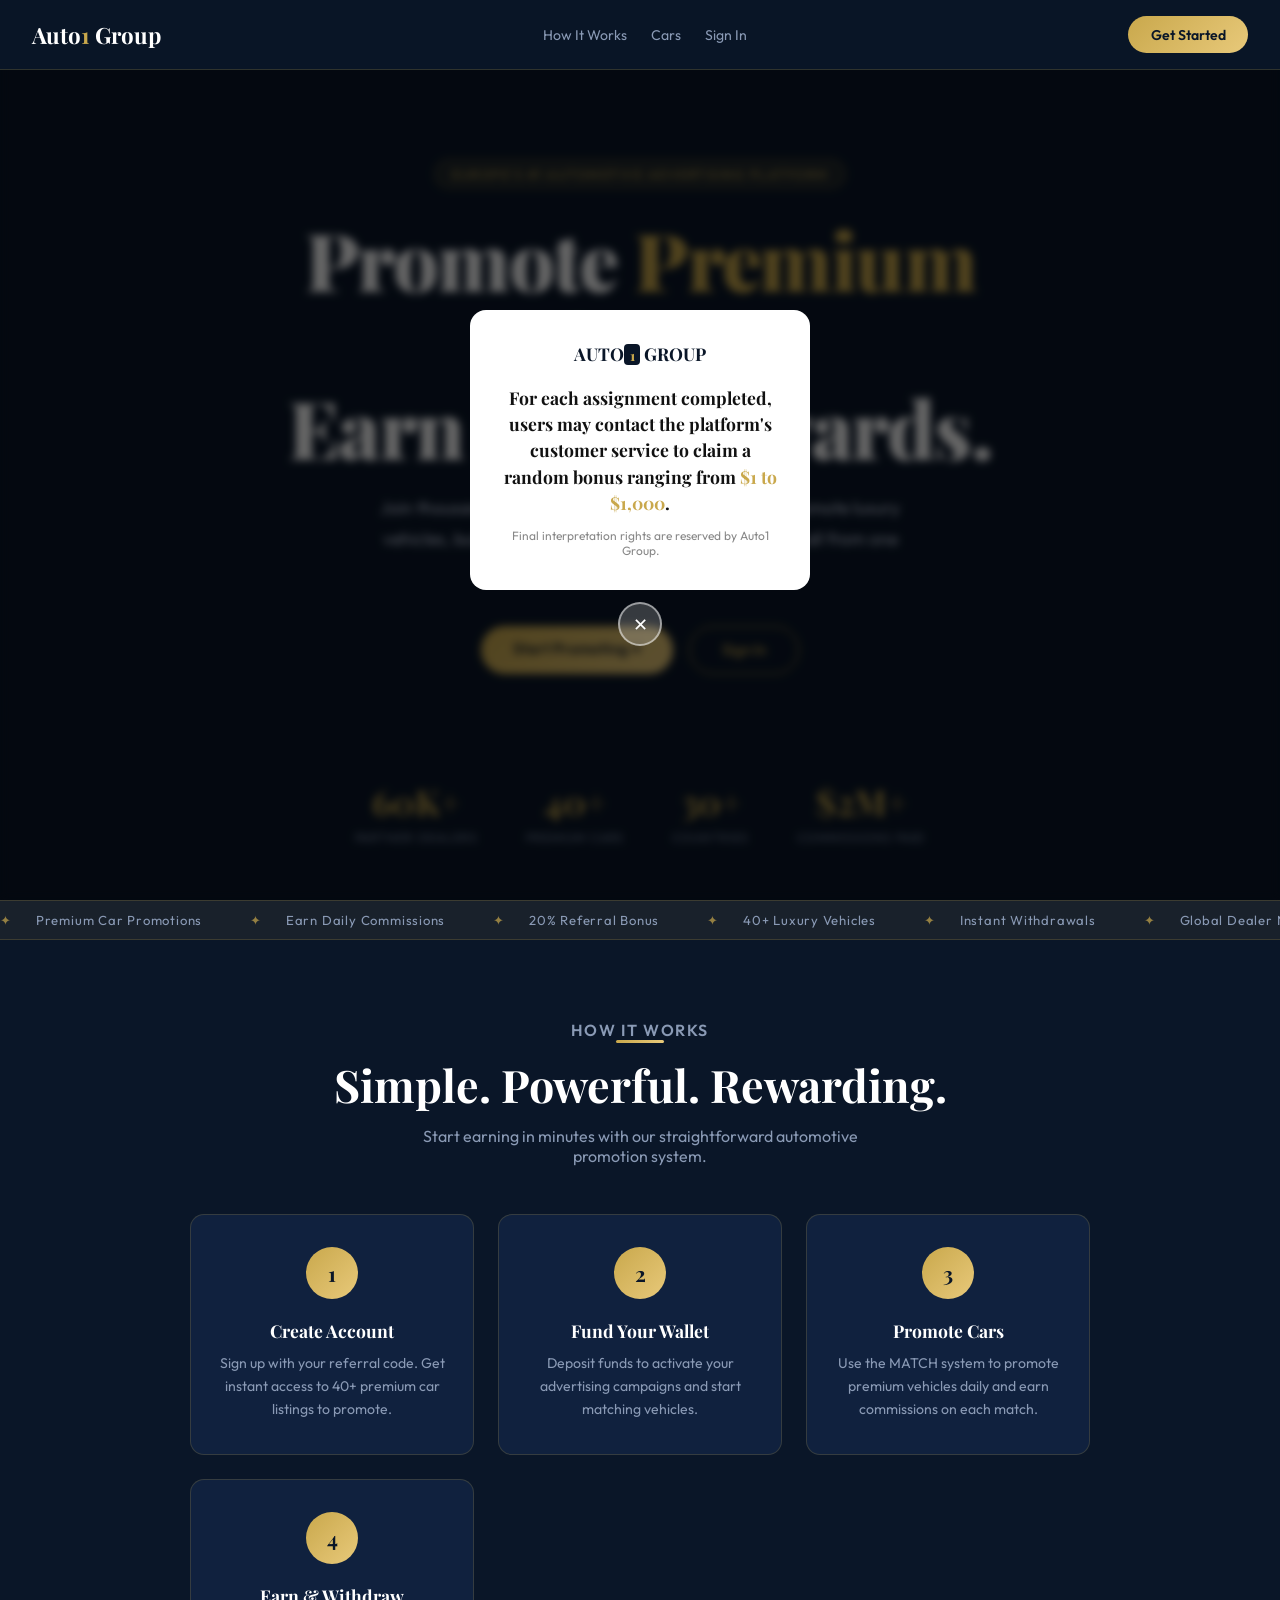
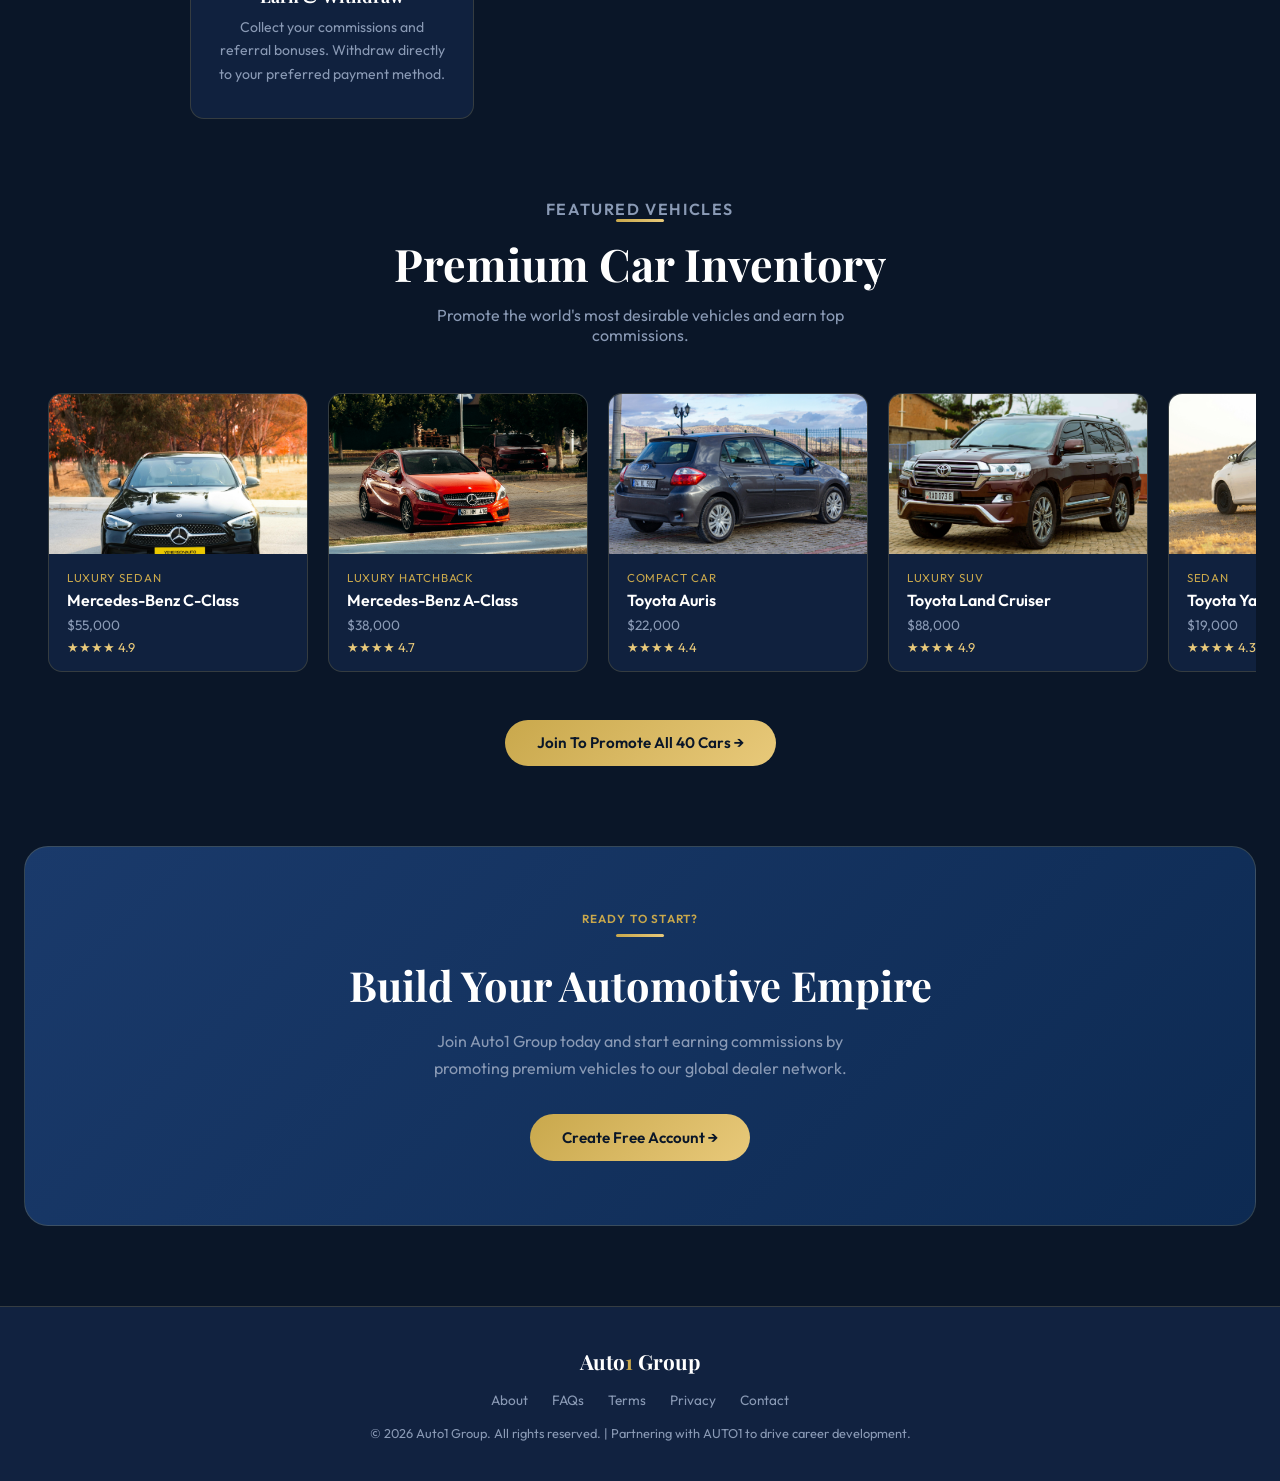
<file: index.html>
<!DOCTYPE html>
<html lang="en">
<head>
<meta charset="UTF-8">
<link rel="icon" type="image/svg+xml" href="favicon.svg">
<meta name="viewport" content="width=device-width, initial-scale=1.0">
<title>Auto1 Group — Premium Automotive Advertising Platform</title>
<link rel="stylesheet" href="css/style.css">
<style>
.hero{position:relative;min-height:100vh;display:flex;align-items:center;overflow:hidden;padding-top:80px;}
.hero-bg{position:absolute;inset:0;background:url('https://images.unsplash.com/photo-1532938911079-1b06ac7ceec7?w=1600&q=80') center/cover no-repeat;opacity:.35;}
.hero-overlay{position:absolute;inset:0;background:linear-gradient(135deg,rgba(10,22,40,.97) 0%,rgba(10,22,40,.6) 100%);}

/* Bonus Popup */
.bonus-popup-overlay{position:fixed;inset:0;z-index:500;background:rgba(0,0,0,.6);backdrop-filter:blur(4px);display:flex;align-items:center;justify-content:center;padding:1.5rem;}
.bonus-popup{background:white;border-radius:16px;padding:2rem 1.75rem;max-width:340px;width:100%;text-align:center;position:relative;}
.bonus-popup-logo{display:flex;align-items:center;gap:.5rem;justify-content:center;margin-bottom:1.25rem;}
.bonus-popup-logo-text{font-family:'Playfair Display',serif;font-size:1.1rem;font-weight:700;color:#0a1628;}
.bonus-popup-logo-badge{background:#0a1628;color:#c9a84c;font-weight:800;font-size:.9rem;padding:.1rem .4rem;border-radius:4px;}
.bonus-popup h3{font-size:1.1rem;font-weight:700;color:#111;line-height:1.5;margin-bottom:.5rem;}
.bonus-popup h3 span{color:#c9a84c;}
.bonus-popup-note{font-size:.75rem;color:#888;margin-top:.75rem;}
.bonus-popup-close{position:absolute;bottom:-3.5rem;left:50%;transform:translateX(-50%);width:44px;height:44px;border-radius:50%;background:rgba(255,255,255,.2);border:2px solid rgba(255,255,255,.5);display:flex;align-items:center;justify-content:center;cursor:pointer;color:white;font-size:1.1rem;}
.hero-content{position:relative;z-index:1;padding:4rem 2rem;max-width:780px;margin:0 auto;text-align:center;}
.hero-tag{display:inline-block;background:rgba(201,168,76,.12);border:1px solid rgba(201,168,76,.35);color:var(--gold);font-size:.78rem;letter-spacing:.12em;text-transform:uppercase;padding:.4rem 1.1rem;border-radius:50px;margin-bottom:1.75rem;}
.hero h1{font-size:clamp(2.5rem,7vw,5rem);font-weight:900;line-height:1.05;letter-spacing:-.02em;margin-bottom:1.5rem;}
.hero h1 em{font-style:normal;color:var(--gold);}
.hero p{font-size:1.1rem;color:var(--text-light);max-width:550px;margin:0 auto 2.5rem;line-height:1.75;}
.hero-actions{display:flex;gap:1rem;justify-content:center;flex-wrap:wrap;}
.hero-stats{position:relative;z-index:1;display:flex;justify-content:center;gap:3rem;padding:2.5rem 2rem;flex-wrap:wrap;}
.hero-stat{text-align:center;}
.hero-stat-num{font-family:'Playfair Display',serif;font-size:2.2rem;font-weight:700;color:var(--gold);}
.hero-stat-label{font-size:.75rem;color:var(--text-muted);text-transform:uppercase;letter-spacing:.08em;margin-top:.3rem;}

.ticker{background:rgba(201,168,76,.08);border-top:1px solid var(--border);border-bottom:1px solid var(--border);overflow:hidden;padding:.7rem 0;}
.ticker-inner{display:flex;gap:3rem;white-space:nowrap;animation:tick 35s linear infinite;font-size:.82rem;color:var(--text-muted);letter-spacing:.06em;}
.ticker-inner span::before{content:'✦';margin-right:1.5rem;color:var(--gold);opacity:.7;}
@keyframes tick{from{transform:translateX(0);}to{transform:translateX(-50%);}}

.section{padding:5rem 1.5rem;}
.section-header{text-align:center;margin-bottom:3rem;}
.section-header h2{font-size:clamp(1.9rem,4vw,2.8rem);font-weight:700;margin-bottom:.75rem;}
.section-header p{color:var(--text-muted);font-size:1rem;max-width:500px;margin:0 auto;}

.how-grid{display:grid;grid-template-columns:repeat(auto-fit,minmax(220px,1fr));gap:1.5rem;max-width:900px;margin:0 auto;}
.how-card{background:var(--card-bg);border:1px solid var(--border);border-radius:var(--radius);padding:2rem 1.5rem;text-align:center;transition:border-color .3s,transform .3s;}
.how-card:hover{border-color:var(--gold);transform:translateY(-4px);}
.how-num{width:52px;height:52px;border-radius:50%;background:linear-gradient(135deg,var(--gold),var(--gold-light));display:flex;align-items:center;justify-content:center;font-family:'Playfair Display',serif;font-weight:700;font-size:1.3rem;color:var(--navy);margin:0 auto 1.25rem;}
.how-card h3{font-size:1.1rem;margin-bottom:.6rem;}
.how-card p{font-size:.88rem;color:var(--text-muted);line-height:1.65;}

.cars-scroll{display:flex;gap:1.25rem;overflow-x:auto;padding:0 1.5rem 1rem;-webkit-overflow-scrolling:touch;scrollbar-width:none;}
.cars-scroll::-webkit-scrollbar{display:none;}
.car-card{flex-shrink:0;width:260px;background:var(--card-bg);border:1px solid var(--border);border-radius:var(--radius);overflow:hidden;transition:transform .3s;}
.car-card:hover{transform:translateY(-4px);}
.car-card img{width:100%;height:160px;object-fit:cover;display:block;}
.car-card-body{padding:1rem 1.1rem;}
.car-card-cat{font-size:.72rem;color:var(--gold);text-transform:uppercase;letter-spacing:.08em;margin-bottom:.3rem;}
.car-card-name{font-size:1rem;font-weight:600;margin-bottom:.4rem;}
.car-card-price{font-size:.85rem;color:var(--text-muted);}
.car-card-rating{font-size:.8rem;color:var(--gold-light);margin-top:.3rem;}

.cta-section{margin:0 1.5rem 5rem;background:linear-gradient(135deg,var(--navy-mid),#0d2a52);border:1px solid var(--border);border-radius:1.5rem;padding:4rem 2rem;text-align:center;}
.cta-section h2{font-size:clamp(1.8rem,4vw,2.6rem);margin-bottom:1rem;}
.cta-section p{color:var(--text-muted);max-width:450px;margin:0 auto 2rem;line-height:1.7;}

footer{background:var(--navy-light);border-top:1px solid var(--border);padding:2.5rem 1.5rem;text-align:center;}
.footer-logo{font-family:'Playfair Display',serif;font-size:1.3rem;font-weight:700;margin-bottom:.5rem;}
.footer-logo span{color:var(--gold);}
.footer-links{display:flex;justify-content:center;gap:1.5rem;flex-wrap:wrap;margin:1rem 0;font-size:.85rem;color:var(--text-muted);}
.footer-links a:hover{color:var(--gold);}
.footer-copy{font-size:.8rem;color:var(--text-muted);}
</style>
</head>
<body>

<!-- Bonus Popup -->
<div class="bonus-popup-overlay" id="bonusPopup">
  <div class="bonus-popup">
    <div class="bonus-popup-logo">
      <span class="bonus-popup-logo-text">AUTO<span class="bonus-popup-badge" style="background:#0a1628;color:#c9a84c;font-weight:800;padding:.1rem .35rem;border-radius:4px;font-size:.85rem;">1</span> GROUP</span>
    </div>
    <h3>For each assignment completed, users may contact the platform's customer service to claim a random bonus ranging from <span>$1 to $1,000</span>.</h3>
    <p class="bonus-popup-note">Final interpretation rights are reserved by Auto1 Group.</p>
    <div class="bonus-popup-close" onclick="closeBonus()">✕</div>
  </div>
</div>

<nav class="navbar">
  <div class="nav-logo">Auto<span>1</span> Group</div>
  <div class="nav-links" id="navLinks">
    <a href="#how">How It Works</a>
    <a href="#cars">Cars</a>
    <a href="signin.html">Sign In</a>
  </div>
  <div class="nav-actions">
    <a href="signup.html" class="btn-gold" style="padding:.6rem 1.4rem;font-size:.88rem;">Get Started</a>
  </div>
</nav>

<section class="hero">
  <div class="hero-bg"></div>
  <div class="hero-overlay"></div>
  <div style="width:100%;">
    <div class="hero-content">
      <span class="hero-tag">Europe's #1 Automotive Advertising Platform</span>
      <h1>Promote <em>Premium</em> Cars.<br>Earn Real Rewards.</h1>
      <p>Join thousands of automotive advertising partners. Promote luxury vehicles, build your network, and earn commissions — all from one powerful platform.</p>
      <div class="hero-actions">
        <a href="signup.html" class="btn-gold">Start Promoting →</a>
        <a href="signin.html" class="btn-outline">Sign In</a>
      </div>
    </div>
    <div class="hero-stats">
      <div class="hero-stat"><div class="hero-stat-num">60K+</div><div class="hero-stat-label">Partner Dealers</div></div>
      <div class="hero-stat"><div class="hero-stat-num">40+</div><div class="hero-stat-label">Premium Cars</div></div>
      <div class="hero-stat"><div class="hero-stat-num">30+</div><div class="hero-stat-label">Countries</div></div>
      <div class="hero-stat"><div class="hero-stat-num">$2M+</div><div class="hero-stat-label">Commissions Paid</div></div>
    </div>
  </div>
</section>

<div class="ticker">
  <div class="ticker-inner" id="ticker"></div>
</div>

<section class="section" id="how">
  <div class="section-header">
    <p class="section-label">How It Works</p>
    <div class="gold-line" style="margin:0 auto .75rem;"></div>
    <h2>Simple. Powerful. Rewarding.</h2>
    <p>Start earning in minutes with our straightforward automotive promotion system.</p>
  </div>
  <div class="how-grid">
    <div class="how-card">
      <div class="how-num">1</div>
      <h3>Create Account</h3>
      <p>Sign up with your referral code. Get instant access to 40+ premium car listings to promote.</p>
    </div>
    <div class="how-card">
      <div class="how-num">2</div>
      <h3>Fund Your Wallet</h3>
      <p>Deposit funds to activate your advertising campaigns and start matching vehicles.</p>
    </div>
    <div class="how-card">
      <div class="how-num">3</div>
      <h3>Promote Cars</h3>
      <p>Use the MATCH system to promote premium vehicles daily and earn commissions on each match.</p>
    </div>
    <div class="how-card">
      <div class="how-num">4</div>
      <h3>Earn & Withdraw</h3>
      <p>Collect your commissions and referral bonuses. Withdraw directly to your preferred payment method.</p>
    </div>
  </div>
</section>

<section class="section" id="cars" style="padding-top:0;">
  <div class="section-header">
    <p class="section-label">Featured Vehicles</p>
    <div class="gold-line" style="margin:0 auto .75rem;"></div>
    <h2>Premium Car Inventory</h2>
    <p>Promote the world's most desirable vehicles and earn top commissions.</p>
  </div>
  <div class="cars-scroll" id="carsScroll"></div>
  <div style="text-align:center;margin-top:2rem;">
    <a href="signup.html" class="btn-gold">Join To Promote All 40 Cars →</a>
  </div>
</section>

<div class="cta-section">
  <div class="section-label" style="margin-bottom:.5rem;">Ready to Start?</div>
  <div class="gold-line" style="margin:.4rem auto 1.25rem;"></div>
  <h2>Build Your Automotive Empire</h2>
  <p>Join Auto1 Group today and start earning commissions by promoting premium vehicles to our global dealer network.</p>
  <a href="signup.html" class="btn-gold">Create Free Account →</a>
</div>

<footer>
  <div class="footer-logo">Auto<span>1</span> Group</div>
  <div class="footer-links">
    <a href="#">About</a>
    <a href="#">FAQs</a>
    <a href="#">Terms</a>
    <a href="#">Privacy</a>
    <a href="#">Contact</a>
  </div>
  <div class="footer-copy">© 2026 Auto1 Group. All rights reserved. | Partnering with AUTO1 to drive career development.</div>
</footer>

<script src="js/main.js"></script>
<script>
const tickerItems = ['Premium Car Promotions','Earn Daily Commissions','20% Referral Bonus','40+ Luxury Vehicles','Instant Withdrawals','Global Dealer Network','Transparent Earnings','24/7 Platform Access'];
const t = document.getElementById('ticker');
const doubled = [...tickerItems,...tickerItems];
t.innerHTML = doubled.map(i=>`<span>${i}</span>`).join('');

// Cars scroll
const IMG_BASE = 'https://dex605.github.io/auto1groupoe/';
const cs = document.getElementById('carsScroll');
CARS.slice(0,12).forEach(c=>{
  cs.innerHTML += `<div class="car-card">
    <img src="${IMG_BASE}${c.img}" alt="${c.name}" loading="lazy">
    <div class="car-card-body">
      <div class="car-card-cat">${c.cat}</div>
      <div class="car-card-name">${c.name}</div>
      <div class="car-card-price">${c.price}</div>
      <div class="car-card-rating">${'★'.repeat(Math.floor(c.rating))} ${c.rating}</div>
    </div>
  </div>`;
});

// Bonus popup - show after 1.5 seconds
setTimeout(()=>{
  const popup = document.getElementById('bonusPopup');
  if(popup) popup.style.display='flex';
}, 1500);

function closeBonus(){
  document.getElementById('bonusPopup').style.display='none';
}

// Nav active state
const user = getUser();
if(user){
  document.querySelector('.nav-actions').innerHTML = `<a href="home.html" class="btn-gold" style="padding:.6rem 1.4rem;font-size:.88rem;">Dashboard →</a>`;
}
</script>
</body>
</html>
</file>
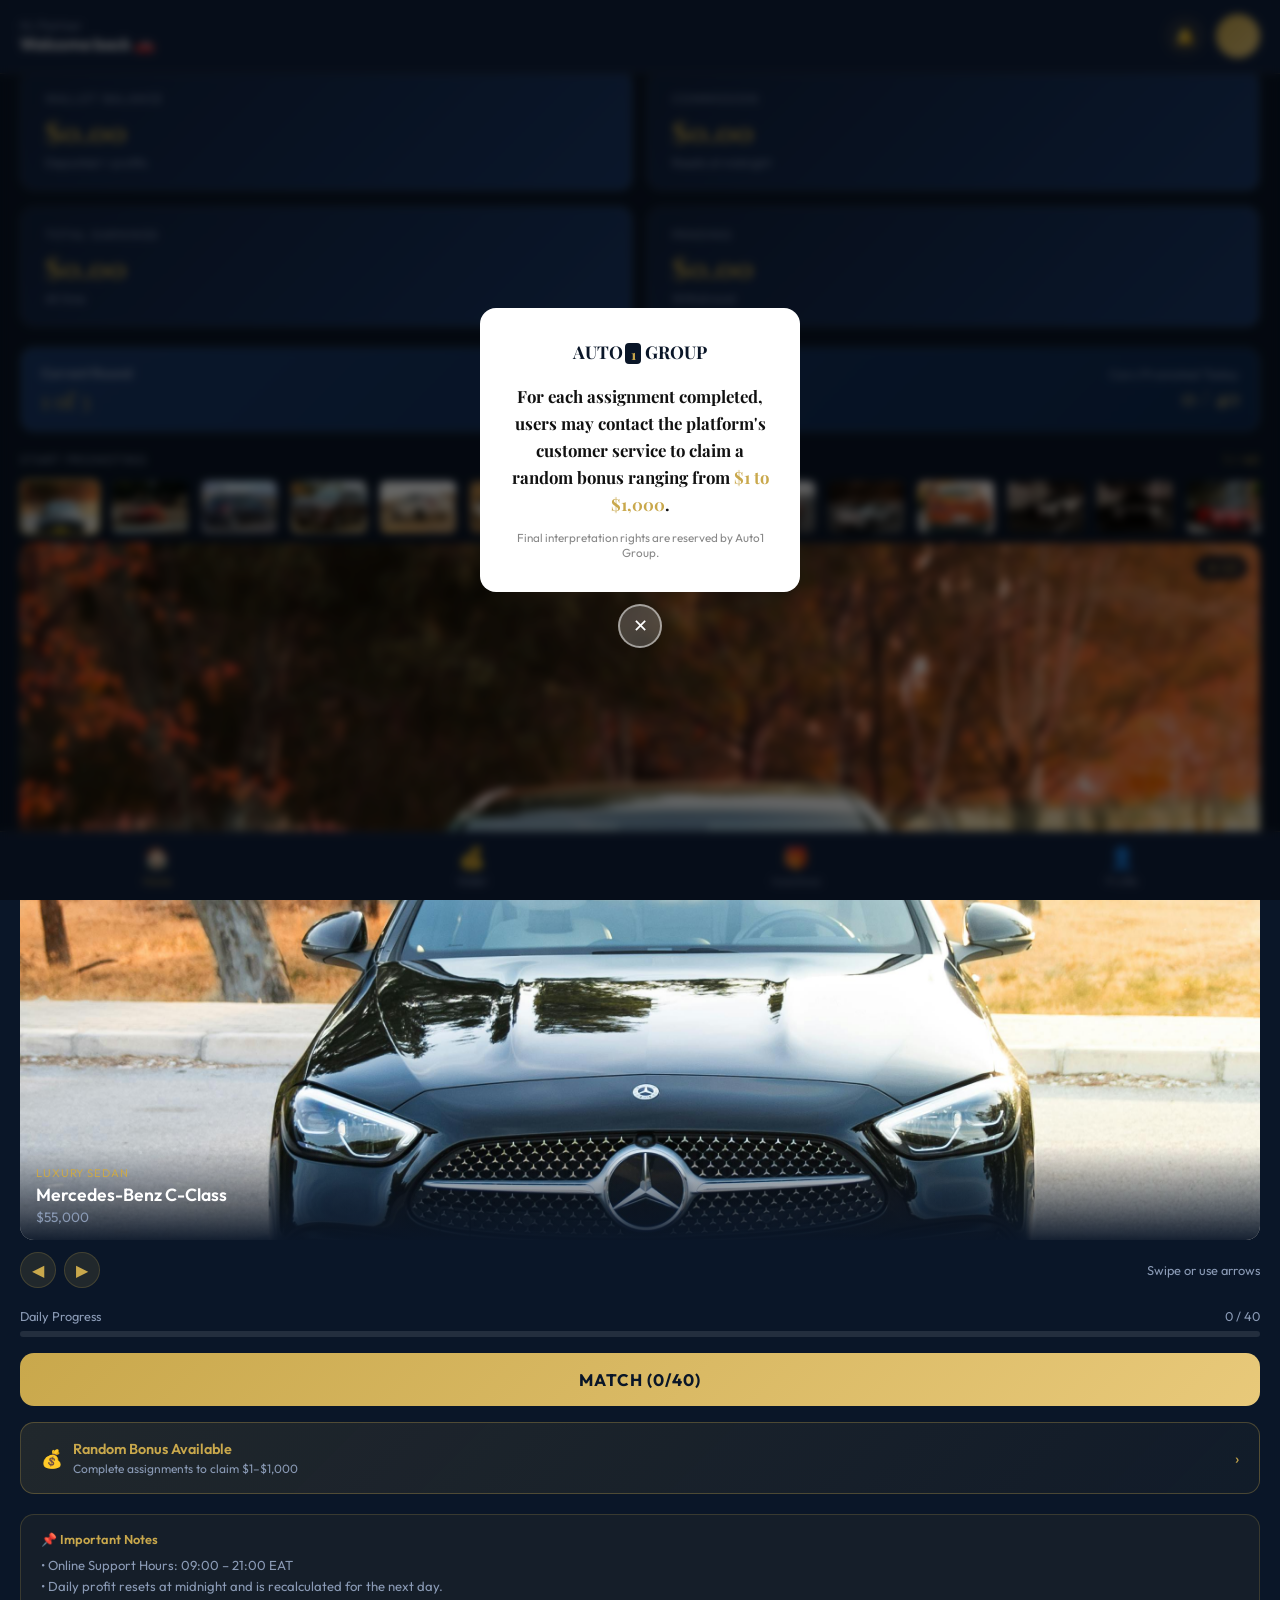
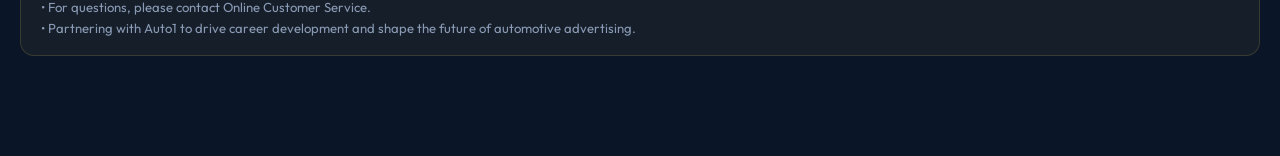
<file: home.html>
<!DOCTYPE html>
<html lang="en">
<head>
<meta charset="UTF-8">
<link rel="icon" type="image/svg+xml" href="favicon.svg">
<meta name="viewport" content="width=device-width, initial-scale=1.0">
<title>Dashboard — Auto1 Group</title>
<link rel="stylesheet" href="css/style.css">
<style>
.top-bar{position:fixed;top:0;left:0;right:0;z-index:100;display:flex;align-items:center;justify-content:space-between;padding:.9rem 1.25rem;background:var(--navy-light);border-bottom:1px solid var(--border);}
.top-bar-left{display:flex;flex-direction:column;}
.greeting{font-size:.78rem;color:var(--text-muted);}
.username{font-size:1.05rem;font-weight:600;}
.top-bar-right{display:flex;align-items:center;gap:.75rem;}
.icon-btn{width:38px;height:38px;border-radius:50%;background:rgba(201,168,76,.1);border:1px solid var(--border);display:flex;align-items:center;justify-content:center;cursor:pointer;font-size:1rem;transition:background .2s;}
.icon-btn:hover{background:rgba(201,168,76,.2);}

.pw{padding:1rem 1.25rem;}

/* Stat cards */
.stats-grid{display:grid;grid-template-columns:1fr 1fr;gap:.9rem;margin-bottom:1.25rem;}

/* Slideshow */
.slideshow-wrap{margin-bottom:1.25rem;}
.slideshow-label{font-size:.75rem;color:var(--text-muted);text-transform:uppercase;letter-spacing:.08em;margin-bottom:.75rem;display:flex;justify-content:space-between;align-items:center;}
.slide-counter{color:var(--gold);}
.thumbs{display:flex;gap:.6rem;overflow-x:auto;padding-bottom:.5rem;scrollbar-width:none;}
.thumbs::-webkit-scrollbar{display:none;}
.thumb{width:80px;height:56px;border-radius:8px;overflow:hidden;cursor:pointer;border:2px solid transparent;transition:border-color .2s;flex-shrink:0;}
.thumb.active{border-color:var(--gold);}
.thumb img{width:100%;height:100%;object-fit:cover;display:block;}
.main-slide{position:relative;border-radius:var(--radius);overflow:hidden;aspect-ratio:16/9;background:var(--navy-mid);margin-bottom:.75rem;}
.main-slide img{width:100%;height:100%;object-fit:cover;display:block;transition:opacity .4s;}
.slide-info{position:absolute;bottom:0;left:0;right:0;background:linear-gradient(transparent,rgba(10,22,40,.95));padding:1.25rem 1rem .9rem;}
.slide-cat{font-size:.7rem;color:var(--gold);text-transform:uppercase;letter-spacing:.08em;}
.slide-name{font-size:1.1rem;font-weight:600;margin:.15rem 0;}
.slide-price{font-size:.85rem;color:var(--text-muted);}
.slide-rating{position:absolute;top:.75rem;right:.75rem;background:rgba(10,22,40,.85);border:1px solid var(--border);border-radius:50px;padding:.25rem .65rem;font-size:.75rem;color:var(--gold);}
.slide-arrows{display:flex;gap:.5rem;}
.arr-btn{width:36px;height:36px;border-radius:50%;background:rgba(201,168,76,.12);border:1px solid var(--border);color:var(--gold);font-size:1rem;cursor:pointer;display:flex;align-items:center;justify-content:center;transition:background .2s;}
.arr-btn:hover{background:rgba(201,168,76,.25);}

/* Match button */
.match-btn{width:100%;padding:1rem;font-size:1.05rem;font-weight:700;letter-spacing:.06em;border-radius:14px;margin-bottom:1rem;}
.match-progress{display:flex;justify-content:space-between;font-size:.8rem;color:var(--text-muted);margin-bottom:.4rem;}

/* Notes */
.notes-card{background:rgba(201,168,76,.06);border:1px solid rgba(201,168,76,.2);border-radius:var(--radius);padding:1rem 1.25rem;margin-bottom:1.25rem;}
.notes-title{font-size:.8rem;font-weight:600;color:var(--gold);margin-bottom:.5rem;}
.notes-card p{font-size:.82rem;color:var(--text-muted);line-height:1.6;}

/* Round info */
.round-card{background:linear-gradient(135deg,var(--navy-mid),#0d2a52);border:1px solid var(--border);border-radius:var(--radius);padding:1rem 1.25rem;margin-bottom:1.25rem;display:flex;justify-content:space-between;align-items:center;}
.round-left h4{font-size:.85rem;color:var(--text-muted);margin-bottom:.2rem;}
.round-left p{font-family:'Playfair Display',serif;font-size:1.4rem;color:var(--gold);}
.round-right{text-align:right;font-size:.82rem;color:var(--text-muted);}

/* Dropdown menu */
.dropdown{position:absolute;top:60px;right:1.25rem;background:var(--navy-light);border:1px solid var(--border);border-radius:var(--radius);min-width:200px;z-index:200;display:none;overflow:hidden;}
.dropdown.open{display:block;}
.dd-item{display:flex;align-items:center;gap:.75rem;padding:.8rem 1rem;font-size:.88rem;cursor:pointer;transition:background .2s;}
.dd-item:hover{background:rgba(201,168,76,.08);}
.dd-item.danger{color:var(--danger);}
.dd-divider{height:1px;background:var(--border);}
</style>
</head>
<body>

<!-- Bonus Popup -->
<div style="position:fixed;inset:0;z-index:500;background:rgba(0,0,0,.6);backdrop-filter:blur(4px);display:none;align-items:center;justify-content:center;padding:1.5rem;" id="bonusPopupHome">
  <div style="background:white;border-radius:16px;padding:2rem 1.75rem;max-width:320px;width:100%;text-align:center;position:relative;">
    <div style="font-family:'Playfair Display',serif;font-size:1.1rem;font-weight:700;color:#0a1628;margin-bottom:1.25rem;">AUTO<span style="background:#0a1628;color:#c9a84c;font-weight:800;padding:.1rem .35rem;border-radius:4px;font-size:.85rem;margin-left:2px;">1</span> GROUP</div>
    <h3 style="font-size:1.05rem;font-weight:700;color:#111;line-height:1.6;margin-bottom:.5rem;">For each assignment completed, users may contact the platform's customer service to claim a random bonus ranging from <span style="color:#c9a84c;">$1 to $1,000</span>.</h3>
    <p style="font-size:.73rem;color:#888;margin-top:.75rem;">Final interpretation rights are reserved by Auto1 Group.</p>
    <div onclick="document.getElementById('bonusPopupHome').style.display='none';document.body.style.overflow='';" style="position:absolute;bottom:-3.5rem;left:50%;transform:translateX(-50%);width:44px;height:44px;border-radius:50%;background:rgba(255,255,255,.2);border:2px solid rgba(255,255,255,.5);display:flex;align-items:center;justify-content:center;cursor:pointer;color:white;font-size:1.1rem;">✕</div>
  </div>
</div>

<div class="top-bar">
  <div class="top-bar-left">
    <span class="greeting">Hi, <span id="greetName">Partner</span></span>
    <span class="username">Welcome back 🚗</span>
  </div>
  <div class="top-bar-right" style="position:relative;">
    <div class="icon-btn" onclick="openPanel('notifPanel')">🔔</div>
    <div class="avatar" id="userAvatar" onclick="document.getElementById('ddMenu').classList.toggle('open')" style="cursor:pointer;"></div>
    <div class="dropdown" id="ddMenu">
      <div class="dd-item" onclick="openPanel('profilePanel')">👤 My Profile</div>
      <div class="dd-item" onclick="window.location.href='profile.html'">⚙️ Account Settings</div>
      <div class="dd-item" onclick="openPanel('notifPanel')">🔔 Notifications</div>
      <div class="dd-item" onclick="openPanel('contactPanel')">💬 Help / Support</div>
      <div class="dd-item" onclick="openPanel('aboutPanel')">ℹ️ About Us</div>
      <div class="dd-item" onclick="openPanel('termsPanel')">📄 Terms of Service</div>
      <div class="dd-item" onclick="openPanel('privacyPanel')">🔒 Privacy Policy</div>
      <div class="dd-divider"></div>
      <div class="dd-item danger" onclick="logout()">🚪 Log Out</div>
    </div>
  </div>
</div>

<div class="pw" style="padding-top:70px;padding-bottom:80px;">

  <!-- Stats -->
  <div class="stats-grid">
    <div class="stat-card">
      <div class="stat-label">Wallet Balance</div>
      <div class="stat-value" id="walletVal">$0.00</div>
      <div class="stat-sub">Deposited + profits</div>
    </div>
    <div class="stat-card">
      <div class="stat-label">Commission</div>
      <div class="stat-value" id="commVal">$0.00</div>
      <div class="stat-sub">Resets at midnight</div>
    </div>
    <div class="stat-card">
      <div class="stat-label">Total Earnings</div>
      <div class="stat-value" id="earnVal">$0.00</div>
      <div class="stat-sub">All time</div>
    </div>
    <div class="stat-card">
      <div class="stat-label">Pending</div>
      <div class="stat-value" id="pendVal">$0.00</div>
      <div class="stat-sub">Withdrawal</div>
    </div>
  </div>

  <!-- Round info -->
  <div class="round-card">
    <div class="round-left">
      <h4>Current Round</h4>
      <p id="roundVal">1 of 3</p>
    </div>
    <div class="round-right">
      <div>Cars Promoted Today</div>
      <div style="font-family:'Playfair Display',serif;font-size:1.4rem;color:var(--gold-light);" id="matchCountDisp">0 / 40</div>
    </div>
  </div>

  <!-- Slideshow -->
  <div class="slideshow-wrap">
    <div class="slideshow-label">
      <span>Start Promoting</span>
      <span class="slide-counter" id="slideCounter">1 / 40</span>
    </div>
    <div class="thumbs" id="thumbsContainer"></div>
    <div class="main-slide">
      <img id="mainImg" src="" alt="Car">
      <div class="slide-rating" id="mainRating">★ 5.0</div>
      <div class="slide-info">
        <div class="slide-cat" id="mainCat"></div>
        <div class="slide-name" id="mainName"></div>
        <div class="slide-price" id="mainPrice"></div>
      </div>
    </div>
    <div style="display:flex;align-items:center;justify-content:space-between;">
      <div class="slide-arrows">
        <button class="arr-btn" onclick="prevSlide()">◀</button>
        <button class="arr-btn" onclick="nextSlide()">▶</button>
      </div>
      <span style="font-size:.8rem;color:var(--text-muted);">Swipe or use arrows</span>
    </div>
  </div>

  <!-- Match progress -->
  <div class="match-progress">
    <span>Daily Progress</span>
    <span id="matchProgressText">0 / 40</span>
  </div>
  <div class="progress-bar" style="margin-bottom:1rem;">
    <div class="progress-fill" id="matchProgressBar" style="width:0%"></div>
  </div>

  <button class="btn-gold match-btn" id="matchBtn" onclick="doMatch()">MATCH (0/40)</button>

  <!-- Deposit Gate (hidden until match 33) -->
  <div id="depositGate" style="display:none;background:rgba(231,76,60,.08);border:1px solid rgba(231,76,60,.3);border-radius:var(--radius);padding:1.25rem;margin-bottom:1.25rem;text-align:center;">
    <div style="font-size:1.8rem;margin-bottom:.5rem;">🔒</div>
    <h3 style="font-family:'Playfair Display',serif;font-size:1.1rem;margin-bottom:.5rem;color:var(--white);">Welcome Bonus Exhausted</h3>
    <p style="font-size:.85rem;color:var(--text-muted);line-height:1.6;margin-bottom:1.25rem;">You've completed <strong style="color:var(--white);">33 matches</strong> using your welcome bonus. To continue promoting cars and earning commissions, please make a minimum deposit of <strong style="color:var(--gold);">$50</strong>.</p>
    <button class="btn-gold" style="width:100%;" onclick="window.location.href='wallet.html'">Deposit $50 to Continue →</button>
  </div>

  <!-- Bonus Info Card -->
  <div style="background:linear-gradient(135deg,rgba(201,168,76,.12),rgba(201,168,76,.04));border:1px solid rgba(201,168,76,.3);border-radius:var(--radius);padding:1.1rem 1.25rem;margin-bottom:1.25rem;cursor:pointer;" onclick="document.getElementById('bonusPopupHome').style.display='flex';document.body.style.overflow='hidden';">
    <div style="display:flex;align-items:center;justify-content:space-between;">
      <div style="display:flex;align-items:center;gap:.6rem;">
        <span style="font-size:1.1rem;">💰</span>
        <div>
          <div style="font-size:.9rem;font-weight:600;color:var(--gold);">Random Bonus Available</div>
          <div style="font-size:.75rem;color:var(--text-muted);margin-top:.15rem;">Complete assignments to claim $1–$1,000</div>
        </div>
      </div>
      <span style="color:var(--gold);font-size:1rem;">›</span>
    </div>
  </div>

  <!-- Notes -->
  <div class="notes-card">
    <div class="notes-title">📌 Important Notes</div>
    <p>• Online Support Hours: 09:00 – 21:00 EAT<br>
    • Daily profit resets at midnight and is recalculated for the next day.<br>
    • For questions, please contact Online Customer Service.<br>
    • Partnering with Auto1 to drive career development and shape the future of automotive advertising.</p>
  </div>

</div>

<!-- Bottom Nav -->
<nav class="bottom-nav">
  <a href="home.html" class="active"><span class="bn-icon">🏠</span>Home</a>
  <a href="wallet.html"><span class="bn-icon">💰</span>Wallet</a>
  <a href="incentives.html"><span class="bn-icon">🎁</span>Incentives</a>
  <a href="profile.html"><span class="bn-icon">👤</span>Profile</a>
</nav>

<!-- PANELS -->
<div class="panel-overlay" id="profilePanel">
  <div class="panel">
    <div class="panel-header"><span class="panel-title">My Profile</span><button class="panel-close" onclick="closePanel('profilePanel')">✕</button></div>
    <div style="display:flex;align-items:center;gap:1rem;margin-bottom:1.5rem;">
      <div class="avatar" id="profileAvatar" style="width:60px;height:60px;font-size:1.4rem;"></div>
      <div><div style="font-size:1.1rem;font-weight:600;" id="profileName"></div><div style="font-size:.85rem;color:var(--text-muted);" id="profileEmail"></div></div>
    </div>
    <div class="divider"></div>
    <div style="margin-bottom:1rem;">
      <div class="section-label">Your Referral Code</div>
      <div style="background:rgba(201,168,76,.08);border:1px solid var(--border);border-radius:var(--radius-sm);padding:.85rem 1rem;display:flex;align-items:center;justify-content:space-between;">
        <span style="font-family:monospace;font-size:1.1rem;color:var(--gold);letter-spacing:.1em;" id="profileRefCode"></span>
        <button class="btn-gold" style="padding:.4rem 1rem;font-size:.8rem;" onclick="copyRef()">Copy</button>
      </div>
      <p style="font-size:.78rem;color:var(--text-muted);margin-top:.5rem;">Share your code to earn referral bonuses when friends join.</p>
    </div>
  </div>
</div>

<div class="panel-overlay" id="notifPanel">
  <div class="panel">
    <div class="panel-header"><span class="panel-title">Notifications</span><button class="panel-close" onclick="closePanel('notifPanel')">✕</button></div>
    <div class="menu-item"><div class="menu-item-left"><div class="menu-icon">🚗</div><div><div style="font-size:.9rem;">New car added: <strong>Koenigsegg Jesko</strong> is now available!</div><div style="font-size:.75rem;color:var(--text-muted);margin-top:.2rem;">2 minutes ago</div></div></div></div>
    <div class="menu-item"><div class="menu-item-left"><div class="menu-icon">💰</div><div><div style="font-size:.9rem;">Your wallet balance has been updated.</div><div style="font-size:.75rem;color:var(--text-muted);margin-top:.2rem;">1 hour ago</div></div></div></div>
    <div class="menu-item"><div class="menu-item-left"><div class="menu-icon">🎉</div><div><div style="font-size:.9rem;">Welcome to Auto1 Group! Start promoting to earn.</div><div style="font-size:.75rem;color:var(--text-muted);margin-top:.2rem;">Today</div></div></div></div>
  </div>
</div>

<div class="panel-overlay" id="contactPanel">
  <div class="panel">
    <div class="panel-header"><span class="panel-title">Help / Support</span><button class="panel-close" onclick="closePanel('contactPanel')">✕</button></div>
    <p style="font-size:.9rem;color:var(--text-muted);margin-bottom:1.5rem;">Contact our support team for assistance.</p>
    <div class="menu-item"><div class="menu-item-left"><div class="menu-icon">💬</div><span>Live Chat with Admin</span></div><span>›</span></div>
    <div class="menu-item"><div class="menu-item-left"><div class="menu-icon">📧</div><span>support@auto1group.com</span></div><span>›</span></div>
    <div class="menu-item"><div class="menu-item-left"><div class="menu-icon">📱</div><span>WhatsApp Support</span></div><span>›</span></div>
  </div>
</div>

<div class="panel-overlay" id="aboutPanel">
  <div class="panel">
    <div class="panel-header"><span class="panel-title">About Us</span><button class="panel-close" onclick="closePanel('aboutPanel')">✕</button></div>
    <p style="font-size:.9rem;color:var(--text-muted);margin-bottom:1rem;">Welcome to <strong style="color:var(--white);">Auto1 Group</strong> — Europe's premier automotive advertising platform.</p>
    <div class="section-label">What We Do</div>
    <p style="font-size:.88rem;color:var(--text-muted);margin-bottom:1rem;line-height:1.7;">We provide a platform where advertising partners promote premium vehicles and earn commissions. Our network connects 60,000+ dealers across 30+ countries.</p>
    <div class="section-label">Our Values</div>
    <p style="font-size:.88rem;color:var(--text-muted);line-height:1.7;"><strong style="color:var(--gold);">Integrity:</strong> Transparent earnings and honest partnerships.<br><br><strong style="color:var(--gold);">Innovation:</strong> Cutting-edge digital advertising solutions.<br><br><strong style="color:var(--gold);">Excellence:</strong> Only the finest premium vehicles on our platform.</p>
  </div>
</div>

<div class="panel-overlay" id="termsPanel">
  <div class="panel">
    <div class="panel-header"><span class="panel-title">Terms of Service</span><button class="panel-close" onclick="closePanel('termsPanel')">✕</button></div>
    <div style="font-size:.88rem;color:var(--text-muted);line-height:1.75;">
      <p style="margin-bottom:1rem;"><strong style="color:var(--white);">1. Acceptance</strong><br>By using Auto1 Group, you agree to these terms.</p>
      <p style="margin-bottom:1rem;"><strong style="color:var(--white);">2. Earnings & Withdrawals</strong><br>Minimum withdrawal is $10. Complete Round 1 before requesting withdrawal. Daily profit resets at midnight.</p>
      <p style="margin-bottom:1rem;"><strong style="color:var(--white);">3. Deposits</strong><br>A deposit is required to activate advertising campaigns. All deposits must be confirmed with support.</p>
      <p style="margin-bottom:1rem;"><strong style="color:var(--white);">4. Referral Program</strong><br>Earn 20% referral commission on profits generated by referred partners. Multi-level downline commissions apply.</p>
      <p><strong style="color:var(--white);">5. Operating Hours</strong><br>Platform available 24/7. Support hours: 09:00–21:00 EAT.</p>
    </div>
  </div>
</div>

<div class="panel-overlay" id="privacyPanel">
  <div class="panel">
    <div class="panel-header"><span class="panel-title">Privacy Policy</span><button class="panel-close" onclick="closePanel('privacyPanel')">✕</button></div>
    <div style="font-size:.88rem;color:var(--text-muted);line-height:1.75;">
      <p style="margin-bottom:1rem;"><strong style="color:var(--white);">Data We Collect</strong><br>We collect your name, email, transaction data, and advertising activity.</p>
      <p style="margin-bottom:1rem;"><strong style="color:var(--white);">Data Sharing</strong><br>We do not sell your personal data to third parties.</p>
      <p><strong style="color:var(--white);">Security</strong><br>All data is encrypted and stored securely. We follow industry-standard security practices.</p>
    </div>
  </div>
</div>

<script src="js/main.js"></script>
<script>
let currentSlide = 0;
let matchCount = 0;

function loadUser(){
  const u = getUser();
  if(!u) return;
  document.getElementById('greetName').textContent = u.username;
  document.getElementById('userAvatar').textContent = initials(u.username);
  document.getElementById('profileAvatar').textContent = initials(u.username);
  document.getElementById('profileName').textContent = u.username;
  document.getElementById('profileEmail').textContent = u.email;
  document.getElementById('profileRefCode').textContent = u.referral;
  document.getElementById('walletVal').textContent = formatMoney(u.wallet||0);
  document.getElementById('commVal').textContent = formatMoney(u.commission||0);
  document.getElementById('earnVal').textContent = formatMoney(u.earnings||0);
  document.getElementById('pendVal').textContent = formatMoney(u.pending||0);
  document.getElementById('roundVal').textContent = (u.round||1) + ' of 3';
  matchCount = u.matchCount || 0;
  updateMatchUI();
}

const IMG_BASE = 'https://dex605.github.io/auto1groupoe/';

function buildSlideshow(){
  const tc = document.getElementById('thumbsContainer');
  CARS.forEach((c,i)=>{
    const d = document.createElement('div');
    d.className='thumb'+(i===0?' active':'');
    d.innerHTML=`<img src="${IMG_BASE}${c.img}" alt="${c.name}" loading="lazy">`;
    d.onclick=()=>goSlide(i);
    tc.appendChild(d);
  });
  goSlide(0);
}

function goSlide(i){
  currentSlide = i;
  const c = CARS[i];
  document.getElementById('mainImg').style.opacity='0';
  setTimeout(()=>{
    document.getElementById('mainImg').src = IMG_BASE + c.img;
    document.getElementById('mainImg').style.opacity='1';
    document.getElementById('mainCat').textContent = c.cat;
    document.getElementById('mainName').textContent = c.name;
    document.getElementById('mainPrice').textContent = c.price;
    document.getElementById('mainRating').textContent = '★ ' + c.rating;
    document.getElementById('slideCounter').textContent = (i+1)+' / '+CARS.length;
  },200);
  document.querySelectorAll('.thumb').forEach((t,j)=>t.classList.toggle('active',j===i));
  const thumbs = document.querySelectorAll('.thumb');
  if(thumbs[i]) thumbs[i].scrollIntoView({behavior:'smooth',block:'nearest',inline:'center'});
}

function nextSlide(){ goSlide((currentSlide+1)%CARS.length); }
function prevSlide(){ goSlide((currentSlide-1+CARS.length)%CARS.length); }

// Manual navigation only - no auto-advance to save memory

function updateMatchUI(){
  const pct = Math.round((matchCount/MAX_MATCH)*100);
  document.getElementById('matchProgressBar').style.width = pct+'%';
  document.getElementById('matchProgressText').textContent = matchCount+' / '+MAX_MATCH;
  document.getElementById('matchCountDisp').textContent = matchCount+' / '+MAX_MATCH;
  document.getElementById('matchBtn').textContent = 'MATCH ('+matchCount+'/'+MAX_MATCH+')';
}

function doMatch(){
  if(matchCount >= MAX_MATCH){ showToast('You have completed all 40 matches today! 🎉'); return; }
  const u = getUser();
  if(matchCount >= BONUS_MATCH_LIMIT && !u.hasDeposited){
    showToast('Please deposit $50 to continue matching.');
    window.location.href = 'wallet.html';
    return;
  }
  matchCount++;
  const earn = +(Math.random()*2+0.5).toFixed(2);
  u.matchCount = matchCount;
  u.commission = +(u.commission||0) + earn;
  u.earnings = +(u.earnings||0) + earn;
  Store.set('a1g_user', u);
  updateMatchUI();
  checkDepositGate();
  document.getElementById('commVal').textContent = formatMoney(u.commission);
  document.getElementById('earnVal').textContent = formatMoney(u.earnings);
  document.getElementById('walletVal').textContent = formatMoney(u.wallet);
  showToast('Match successful! +$'+earn.toFixed(2)+' commission 🚗');
  nextSlide();
}

function checkDepositGate(){
  const u = getUser();
  const gate = document.getElementById('depositGate');
  const btn = document.getElementById('matchBtn');
  if(matchCount < BONUS_MATCH_LIMIT){
    gate.style.display = 'none';
    btn.disabled = false;
    btn.style.opacity = '1';
  } else if(!u.hasDeposited){
    gate.style.display = 'block';
    btn.disabled = true;
    btn.style.opacity = '0.4';
    btn.textContent = '🔒 Deposit $50 to Continue';
  } else {
    gate.style.display = 'none';
    btn.disabled = false;
    btn.style.opacity = '1';
  }
}

function copyRef(){
  const u = getUser();
  navigator.clipboard.writeText(u.referral).then(()=>showToast('Referral code copied!')).catch(()=>showToast(u.referral));
}

// Close dropdown on outside click
document.addEventListener('click',e=>{
  const dd=document.getElementById('ddMenu');
  if(!e.target.closest('#ddMenu')&&!e.target.closest('.avatar')) dd.classList.remove('open');
});

loadUser();
buildSlideshow();
checkDepositGate();

// Show bonus popup after 2 seconds
setTimeout(()=>{
  const p = document.getElementById('bonusPopupHome');
  if(p){ p.style.display='flex'; document.body.style.overflow='hidden'; }
}, 2000);
</script>
</body>
</html>
</file>
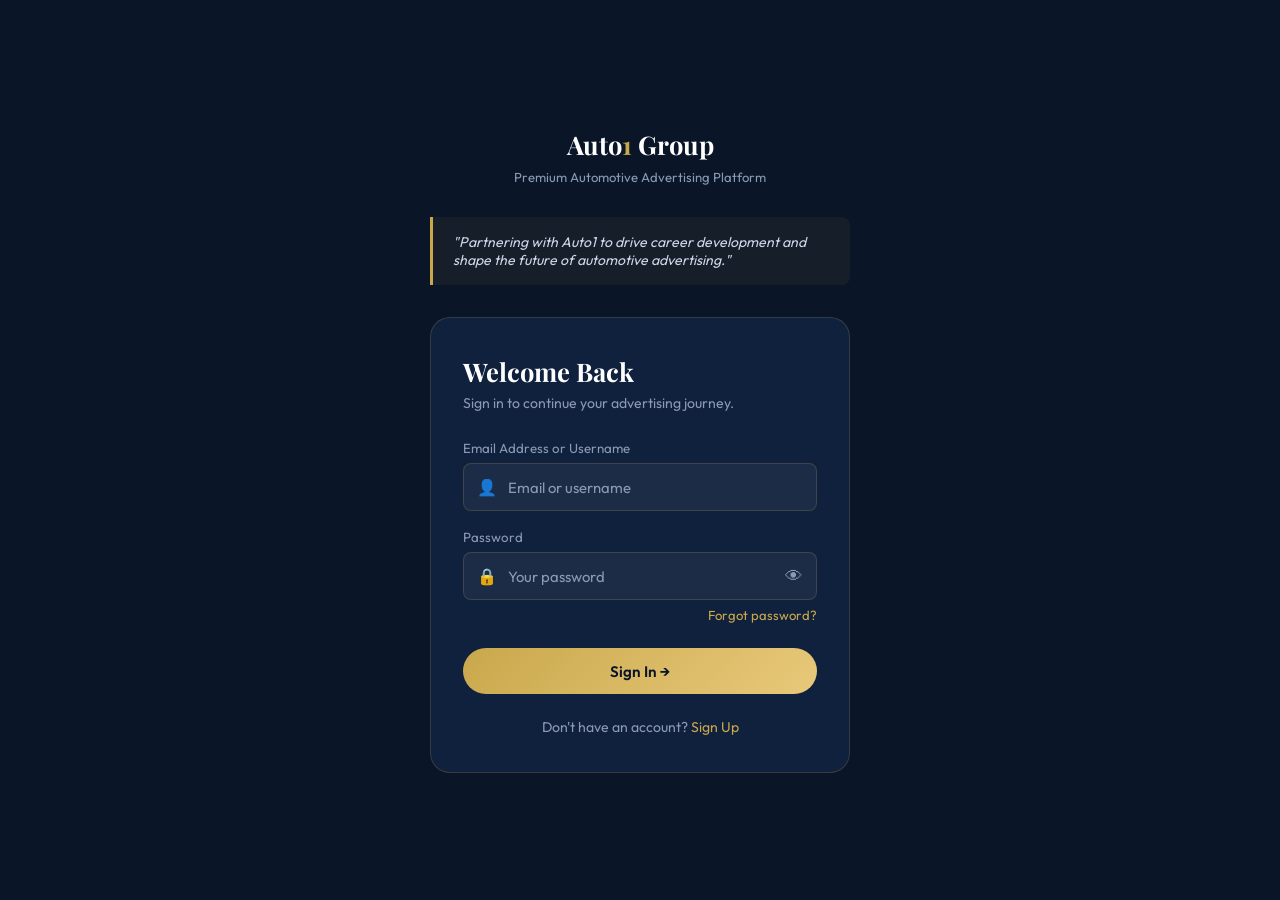
<file: profile.html>
<!DOCTYPE html>
<html lang="en">
<head>
<meta charset="UTF-8">
<link rel="icon" type="image/svg+xml" href="favicon.svg">
<meta name="viewport" content="width=device-width, initial-scale=1.0">
<title>Profile — Auto1 Group</title>
<link rel="stylesheet" href="css/style.css">
<style>
.top-bar{position:fixed;top:0;left:0;right:0;z-index:100;display:flex;align-items:center;justify-content:space-between;padding:.9rem 1.25rem;background:var(--navy-light);border-bottom:1px solid var(--border);}
.page-title{font-family:'Playfair Display',serif;font-size:1.2rem;}

.profile-hero{background:linear-gradient(135deg,var(--navy-mid),#0d2a52);border:1px solid var(--border);border-radius:var(--radius);padding:1.75rem 1.25rem;margin-bottom:1.25rem;display:flex;align-items:center;gap:1rem;}
.profile-avatar-lg{width:64px;height:64px;border-radius:50%;background:linear-gradient(135deg,var(--gold),var(--gold-light));display:flex;align-items:center;justify-content:center;font-weight:700;font-size:1.5rem;color:var(--navy);flex-shrink:0;border:3px solid rgba(201,168,76,.4);}
.profile-info h3{font-size:1.15rem;font-weight:600;margin-bottom:.2rem;}
.profile-info p{font-size:.83rem;color:var(--text-muted);}
.profile-code{display:inline-block;background:rgba(201,168,76,.1);border:1px solid rgba(201,168,76,.25);color:var(--gold);font-family:monospace;font-size:.8rem;padding:.2rem .7rem;border-radius:50px;margin-top:.4rem;}

.credit-section{margin-bottom:1.25rem;}
.credit-label{display:flex;justify-content:space-between;font-size:.8rem;color:var(--text-muted);margin-bottom:.4rem;}
.credit-value{color:var(--gold);font-weight:600;}

.section-group{background:var(--card-bg);border:1px solid var(--border);border-radius:var(--radius);overflow:hidden;margin-bottom:1rem;}
.section-group-title{font-size:.72rem;text-transform:uppercase;letter-spacing:.1em;color:var(--gold);padding:.85rem 1.25rem .4rem;font-weight:600;}
.menu-link{display:flex;align-items:center;justify-content:space-between;padding:.9rem 1.25rem;border-bottom:1px solid var(--border);cursor:pointer;transition:background .2s;}
.menu-link:last-child{border-bottom:none;}
.menu-link:hover{background:rgba(201,168,76,.05);}
.menu-link-left{display:flex;align-items:center;gap:.85rem;font-size:.92rem;}

.logout-btn{width:100%;padding:1rem;font-size:1rem;font-weight:600;background:rgba(231,76,60,.12);border:1px solid rgba(231,76,60,.3);border-radius:var(--radius);color:var(--danger);cursor:pointer;transition:background .2s;font-family:'Outfit',sans-serif;}
.logout-btn:hover{background:rgba(231,76,60,.2);}
</style>
</head>
<body>

<div class="top-bar">
  <div style="width:60px;"></div>
  <span class="page-title">My Account</span>
  <div style="width:60px;"></div>
</div>

<div style="padding:70px 1.25rem 90px;">

  <!-- Profile Hero -->
  <div class="profile-hero">
    <div class="profile-avatar-lg" id="heroAvatar"></div>
    <div class="profile-info">
      <h3 id="heroName">—</h3>
      <p id="heroEmail">—</p>
      <span class="profile-code" id="heroCode">—</span>
    </div>
  </div>

  <!-- Credit Score -->
  <div class="credit-section">
    <div class="credit-label"><span>Credit Score</span><span class="credit-value">100%</span></div>
    <div class="progress-bar"><div class="progress-fill" style="width:100%;"></div></div>
  </div>

  <!-- Wallet quick stats -->
  <div style="display:grid;grid-template-columns:1fr 1fr;gap:.9rem;margin-bottom:1.25rem;">
    <div class="stat-card" style="text-align:center;">
      <div class="stat-label">Wallet</div>
      <div class="stat-value" id="pWallet">$0.00</div>
    </div>
    <div class="stat-card" style="text-align:center;">
      <div class="stat-label">Commission</div>
      <div class="stat-value" id="pComm">$0.00</div>
    </div>
  </div>

  <!-- My Financial -->
  <div class="section-group">
    <div class="section-group-title">My Financial</div>
    <div class="menu-link" onclick="window.location.href='wallet.html'">
      <div class="menu-link-left"><div class="menu-icon">💳</div>Deposit</div><span style="color:var(--text-muted);">›</span>
    </div>
    <div class="menu-link" onclick="window.location.href='wallet.html'">
      <div class="menu-link-left"><div class="menu-icon">🏦</div>Withdraw</div><span style="color:var(--text-muted);">›</span>
    </div>
    <div class="menu-link" onclick="window.location.href='incentives.html'">
      <div class="menu-link-left"><div class="menu-icon">👑</div>Promoter Membership</div><span style="color:var(--text-muted);">›</span>
    </div>
  </div>

  <!-- My Detail -->
  <div class="section-group">
    <div class="section-group-title">My Detail</div>
    <div class="menu-link" onclick="openPanel('personalPanel')">
      <div class="menu-link-left"><div class="menu-icon">👤</div>Personal Information</div><span style="color:var(--text-muted);">›</span>
    </div>
    <div class="menu-link" onclick="openPanel('paymentPanel')">
      <div class="menu-link-left"><div class="menu-icon">💳</div>Payment Methods</div><span style="color:var(--text-muted);">›</span>
    </div>
  </div>

  <!-- Other -->
  <div class="section-group">
    <div class="section-group-title">Other</div>
    <div class="menu-link" onclick="openPanel('contactPanel')">
      <div class="menu-link-left"><div class="menu-icon">💬</div>Contact Us</div><span style="color:var(--text-muted);">›</span>
    </div>
    <div class="menu-link" onclick="openPanel('notifPanel')">
      <div class="menu-link-left"><div class="menu-icon">🔔</div>Notifications</div><span style="color:var(--text-muted);">›</span>
    </div>
    <div class="menu-link" onclick="openPanel('faqPanel')">
      <div class="menu-link-left"><div class="menu-icon">❓</div>FAQs</div><span style="color:var(--text-muted);">›</span>
    </div>
    <div class="menu-link" onclick="openPanel('certPanel')">
      <div class="menu-link-left"><div class="menu-icon">📜</div>Certificate</div><span style="color:var(--text-muted);">›</span>
    </div>
  </div>

  <button class="logout-btn" onclick="logout()">🚪 Log Out</button>

</div>

<nav class="bottom-nav">
  <a href="home.html"><span class="bn-icon">🏠</span>Home</a>
  <a href="wallet.html"><span class="bn-icon">💰</span>Wallet</a>
  <a href="incentives.html"><span class="bn-icon">🎁</span>Incentives</a>
  <a href="profile.html" class="active"><span class="bn-icon">👤</span>Profile</a>
</nav>

<!-- PERSONAL INFO PANEL -->
<div class="panel-overlay" id="personalPanel">
  <div class="panel">
    <div class="panel-header"><span class="panel-title">Personal Information</span><button class="panel-close" onclick="closePanel('personalPanel')">✕</button></div>
    <div class="form-group"><label class="form-label">Username</label><input class="form-input" type="text" id="editUsername" placeholder="Username"></div>
    <div class="form-group"><label class="form-label">Email Address</label><input class="form-input" type="email" id="editEmail" placeholder="Email"></div>
    <div class="form-group"><label class="form-label">Phone Number</label><input class="form-input" type="tel" id="editPhone" placeholder="+254 7XX XXX XXX"></div>
    <div class="form-group"><label class="form-label">Country</label>
      <select class="form-input" id="editCountry">
        <option>Kenya</option><option>Nigeria</option><option>South Africa</option><option>Uganda</option><option>Tanzania</option><option>Ghana</option><option>Ethiopia</option><option>United States</option><option>United Kingdom</option><option>Other</option>
      </select>
    </div>
    <button class="btn-gold" style="width:100%;" onclick="savePersonal()">Save Changes</button>
  </div>
</div>

<!-- PAYMENT METHODS PANEL -->
<div class="panel-overlay" id="paymentPanel">
  <div class="panel">
    <div class="panel-header"><span class="panel-title">Payment Methods</span><button class="panel-close" onclick="closePanel('paymentPanel')">✕</button></div>
    <p style="font-size:.88rem;color:var(--text-muted);margin-bottom:1.5rem;">Add your preferred payment methods for withdrawals.</p>
    <div class="form-group"><label class="form-label">M-Pesa Number</label><input class="form-input" type="tel" id="mpesa" placeholder="07XX XXX XXX"></div>
    <div class="form-group"><label class="form-label">USDT Wallet (TRC20)</label><input class="form-input" type="text" id="usdt" placeholder="TRC20 address"></div>
    <div class="form-group"><label class="form-label">Bitcoin Address</label><input class="form-input" type="text" id="btc" placeholder="Bitcoin address"></div>
    <div class="form-group"><label class="form-label">Bank Account Number</label><input class="form-input" type="text" id="bank" placeholder="Account number"></div>
    <button class="btn-gold" style="width:100%;" onclick="savePayment()">Save Payment Methods</button>
  </div>
</div>

<!-- CONTACT PANEL -->
<div class="panel-overlay" id="contactPanel">
  <div class="panel">
    <div class="panel-header"><span class="panel-title">Contact Us</span><button class="panel-close" onclick="closePanel('contactPanel')">✕</button></div>
    <p style="font-size:.88rem;color:var(--text-muted);margin-bottom:1.5rem;">Get in touch with the Auto1 Group team.</p>
    <div class="menu-item"><div class="menu-item-left"><div class="menu-icon">📧</div><span>support@auto1group.com</span></div></div>
    <div class="menu-item"><div class="menu-item-left"><div class="menu-icon">💬</div><span>Live Chat with Admin</span></div><span>›</span></div>
    <div class="menu-item"><div class="menu-item-left"><div class="menu-icon">📱</div><span>WhatsApp Support</span></div><span>›</span></div>
    <div class="menu-item"><div class="menu-item-left"><div class="menu-icon">🐦</div><span>@Auto1Group</span></div><span>›</span></div>
  </div>
</div>

<!-- NOTIFICATIONS PANEL -->
<div class="panel-overlay" id="notifPanel">
  <div class="panel">
    <div class="panel-header"><span class="panel-title">Notifications</span><button class="panel-close" onclick="closePanel('notifPanel')">✕</button></div>
    <div class="menu-item"><div class="menu-item-left"><div class="menu-icon">🚗</div><div><div style="font-size:.9rem;">New car: <strong>Koenigsegg Jesko</strong> added!</div><div style="font-size:.75rem;color:var(--text-muted);">2 min ago</div></div></div></div>
    <div class="menu-item"><div class="menu-item-left"><div class="menu-icon">💰</div><div><div style="font-size:.9rem;">Your wallet balance was updated.</div><div style="font-size:.75rem;color:var(--text-muted);">1 hour ago</div></div></div></div>
    <div class="menu-item"><div class="menu-item-left"><div class="menu-icon">🎉</div><div><div style="font-size:.9rem;">Welcome! Start promoting to earn commissions.</div><div style="font-size:.75rem;color:var(--text-muted);">Today</div></div></div></div>
  </div>
</div>

<!-- FAQ PANEL -->
<div class="panel-overlay" id="faqPanel">
  <div class="panel">
    <div class="panel-header"><span class="panel-title">FAQs</span><button class="panel-close" onclick="closePanel('faqPanel')">✕</button></div>
    <div style="font-size:.88rem;color:var(--text-muted);line-height:1.75;">
      <p style="margin-bottom:1.25rem;"><strong style="color:var(--white);">1. Depositing Campaign Funds</strong><br>Before allocating funds, contact support to verify the correct account details. After depositing, provide your payment receipt to ensure your account is updated promptly.</p>
      <p style="margin-bottom:1.25rem;"><strong style="color:var(--white);">2. Advertising Campaigns</strong><br>Performance may vary depending on market conditions and seasonal trends. Larger budgets typically achieve broader reach and higher engagement.</p>
      <p style="margin-bottom:1.25rem;"><strong style="color:var(--white);">3. Withdrawal of Funds</strong><br>You may request withdrawal of remaining campaign funds at any time. Processing hours: 9:59 AM – 10:00 PM EAT.</p>
      <p style="margin-bottom:1.25rem;"><strong style="color:var(--white);">4. Referral & Partner Program</strong><br>Earn 20% commission on profits from direct referrals. Partners may also build downlines earning additional levels of commission.</p>
      <p><strong style="color:var(--white);">5. Operating Hours</strong><br>Manage and launch campaigns daily from 8:59 AM – 9:00 PM EAT.</p>
    </div>
  </div>
</div>

<!-- CERTIFICATE PANEL -->
<div class="panel-overlay" id="certPanel">
  <div class="panel">
    <div class="panel-header"><span class="panel-title">Certificate</span><button class="panel-close" onclick="closePanel('certPanel')">✕</button></div>
    <div style="background:white;border-radius:var(--radius);padding:2rem;color:#111;">
      <div style="display:flex;justify-content:space-between;align-items:center;margin-bottom:1.5rem;padding-bottom:1rem;border-bottom:2px solid #eee;">
        <div style="font-size:.7rem;color:#888;">DEPARTMENT OF COMMERCE</div>
        <div style="font-family:'Playfair Display',serif;font-size:1.1rem;font-weight:700;color:#0a1628;">AUTO<span style="color:#c9a84c;">1</span> GROUP</div>
      </div>
      <h2 style="font-family:'Playfair Display',serif;font-size:1.6rem;font-weight:700;margin-bottom:1.5rem;color:#111;">Legal Statement</h2>
      <p style="font-size:.82rem;font-weight:700;margin-bottom:.5rem;color:#111;">ACCEPTANCE OF TERMS</p>
      <p style="font-size:.8rem;color:#444;line-height:1.7;margin-bottom:1rem;">Before using or accessing this website, please read the terms and conditions of use and the disclaimer. By accessing or using this website, you agree to these terms and all applicable laws.</p>
      <p style="font-size:.82rem;font-weight:700;margin-bottom:.5rem;color:#111;">OWNERSHIP AND COPYRIGHT</p>
      <p style="font-size:.8rem;color:#444;line-height:1.7;margin-bottom:1.5rem;">All content and terms of use are copyrighted © Auto1 Group 2012–2026, all rights reserved. Auto1 Group is a registered trademark.</p>
      <div style="text-align:center;border-top:1px solid #eee;padding-top:1.25rem;">
        <div style="font-family:'Playfair Display',serif;font-style:italic;font-size:1.1rem;margin-bottom:.3rem;color:#111;">Christian Bertermann</div>
        <div style="font-size:.78rem;color:#666;">President & CEO, Auto1 Group</div>
        <div style="font-size:.72rem;color:#999;margin-top:.75rem;">© 2026 Auto1 Group. All rights reserved.</div>
      </div>
    </div>
  </div>
</div>

<script src="js/main.js"></script>
<script>
requireAuth();

function loadProfile(){
  const u = getUser();
  document.getElementById('heroAvatar').textContent = initials(u.username);
  document.getElementById('heroName').textContent = u.username;
  document.getElementById('heroEmail').textContent = u.email;
  document.getElementById('heroCode').textContent = 'Code: ' + u.referral;
  document.getElementById('pWallet').textContent = formatMoney(u.wallet||0);
  document.getElementById('pComm').textContent = formatMoney(u.commission||0);
  // prefill personal info
  document.getElementById('editUsername').value = u.username||'';
  document.getElementById('editEmail').value = u.email||'';
  document.getElementById('editPhone').value = u.phone||'';
  // prefill payments
  const pm = Store.get('a1g_payments')||{};
  document.getElementById('mpesa').value = pm.mpesa||'';
  document.getElementById('usdt').value = pm.usdt||'';
  document.getElementById('btc').value = pm.btc||'';
  document.getElementById('bank').value = pm.bank||'';
}

function savePersonal(){
  const u = getUser();
  u.username = document.getElementById('editUsername').value.trim()||u.username;
  u.email = document.getElementById('editEmail').value.trim()||u.email;
  u.phone = document.getElementById('editPhone').value.trim();
  u.country = document.getElementById('editCountry').value;
  Store.set('a1g_user',u);
  closePanel('personalPanel');
  showToast('Personal information saved! ✅');
  loadProfile();
}

function savePayment(){
  const pm = {
    mpesa: document.getElementById('mpesa').value.trim(),
    usdt: document.getElementById('usdt').value.trim(),
    btc: document.getElementById('btc').value.trim(),
    bank: document.getElementById('bank').value.trim(),
  };
  Store.set('a1g_payments',pm);
  closePanel('paymentPanel');
  showToast('Payment methods saved! ✅');
}

loadProfile();
</script>
</body>
</html>
</file>
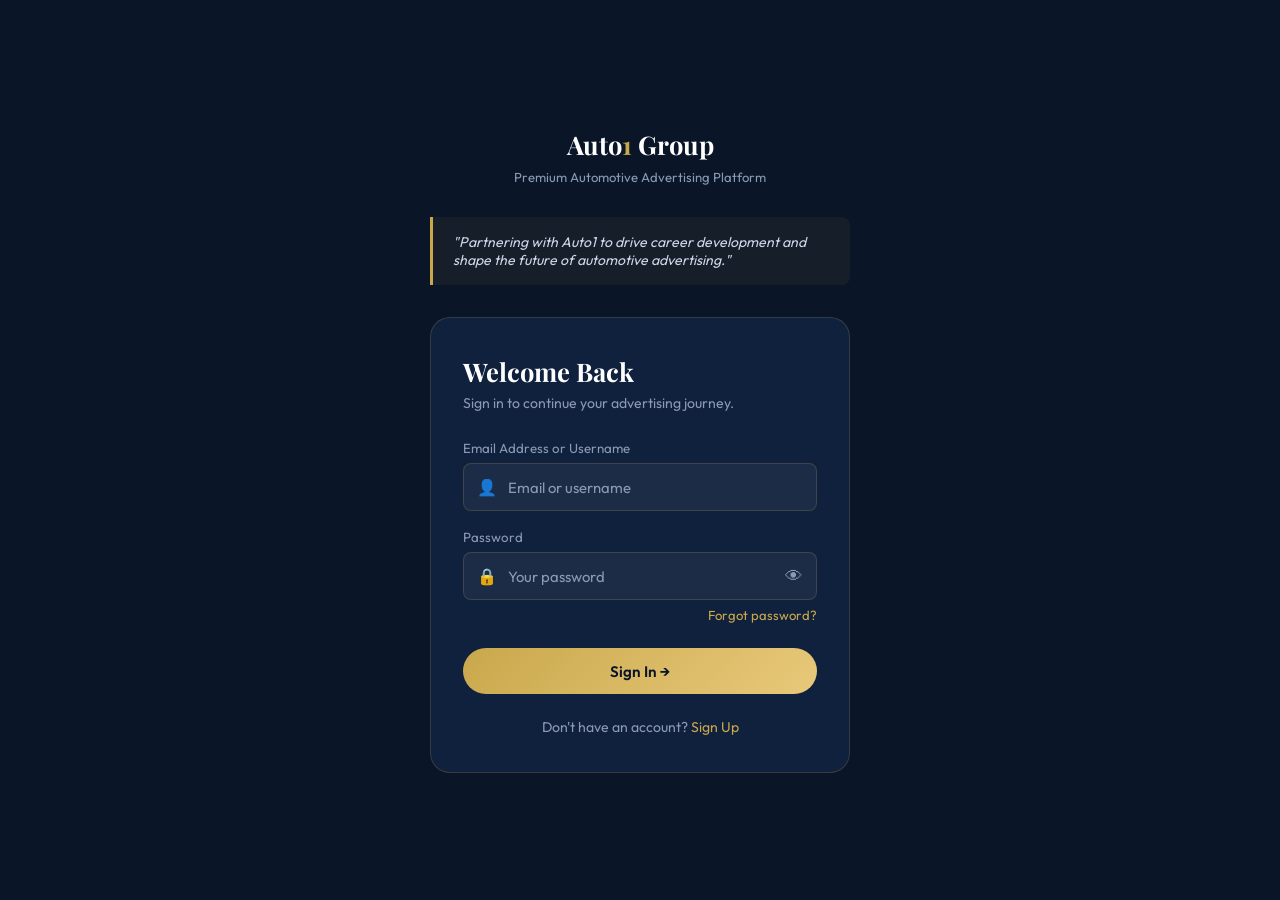
<file: signin.html>
<!DOCTYPE html>
<html lang="en">
<head>
<meta charset="UTF-8">
<link rel="icon" type="image/svg+xml" href="favicon.svg">
<meta name="viewport" content="width=device-width, initial-scale=1.0">
<title>Sign In — Auto1 Group</title>
<link rel="stylesheet" href="css/style.css">
<style>
.auth-wrap{min-height:100vh;display:flex;flex-direction:column;align-items:center;justify-content:center;padding:2rem 1.25rem;}
.auth-bg{position:fixed;inset:0;background:url('https://images.unsplash.com/photo-1568605117036-5fe5e7bab0b7?w=1400&q=70') center/cover no-repeat;opacity:.07;z-index:-1;}
.auth-logo{font-family:'Playfair Display',serif;font-size:1.6rem;font-weight:700;margin-bottom:.5rem;text-align:center;}
.auth-logo span{color:var(--gold);}
.auth-tagline{font-size:.82rem;color:var(--text-muted);text-align:center;margin-bottom:2rem;}
.auth-card{width:100%;max-width:420px;background:rgba(17,34,64,.98);border:1px solid var(--border);border-radius:20px;padding:2.25rem 2rem;}
.auth-title{font-family:'Playfair Display',serif;font-size:1.6rem;margin-bottom:.4rem;}
.auth-sub{font-size:.88rem;color:var(--text-muted);margin-bottom:1.75rem;}
.pw-wrap{position:relative;}
.pw-wrap .form-input{padding-right:3rem;}
.pw-toggle{position:absolute;right:.9rem;top:50%;transform:translateY(-50%);background:none;border:none;color:var(--text-muted);cursor:pointer;font-size:1.1rem;}
.input-icon{position:relative;}
.input-icon .form-input{padding-left:2.75rem;}
.input-icon .icon{position:absolute;left:.9rem;top:50%;transform:translateY(-50%);font-size:1rem;color:var(--text-muted);}
.forgot{display:block;text-align:right;font-size:.82rem;color:var(--gold);margin-top:.4rem;cursor:pointer;}
.auth-footer{text-align:center;font-size:.88rem;color:var(--text-muted);margin-top:1.5rem;}
.auth-footer a{color:var(--gold);}
.quote-box{background:rgba(201,168,76,.06);border-left:3px solid var(--gold);padding:1rem 1.25rem;border-radius:0 var(--radius-sm) var(--radius-sm) 0;margin-bottom:2rem;font-size:.88rem;font-style:italic;color:var(--text-light);max-width:420px;}

/* Reset panel */
.reset-overlay{position:fixed;inset:0;z-index:300;background:rgba(0,0,0,.7);backdrop-filter:blur(6px);display:none;align-items:center;justify-content:center;padding:1.5rem;}
.reset-overlay.open{display:flex;}
.reset-card{background:var(--navy-light);border:1px solid var(--border);border-radius:20px;padding:2rem;width:100%;max-width:380px;}
.reset-card h3{font-family:'Playfair Display',serif;font-size:1.3rem;margin-bottom:.5rem;}
.reset-card p{font-size:.88rem;color:var(--text-muted);margin-bottom:1.5rem;}
</style>
</head>
<body>
<div class="auth-bg"></div>
<div class="auth-wrap">
  <div class="auth-logo">Auto<span>1</span> Group</div>
  <div class="auth-tagline">Premium Automotive Advertising Platform</div>

  <div class="quote-box">
    "Partnering with Auto1 to drive career development and shape the future of automotive advertising."
  </div>

  <div class="auth-card">
    <h2 class="auth-title">Welcome Back</h2>
    <p class="auth-sub">Sign in to continue your advertising journey.</p>

    <form id="signinForm" novalidate>
      <div class="form-group">
        <label class="form-label">Email Address or Username</label>
        <div class="input-icon">
          <span class="icon">👤</span>
          <input class="form-input" type="text" id="email" placeholder="Email or username" autocomplete="username">
        </div>
      </div>

      <div class="form-group">
        <label class="form-label">Password</label>
        <div class="pw-wrap input-icon">
          <span class="icon">🔒</span>
          <input class="form-input" type="password" id="password" placeholder="Your password" autocomplete="current-password">
          <button type="button" class="pw-toggle" onclick="togglePw()">👁</button>
        </div>
        <span class="forgot" onclick="document.getElementById('resetOverlay').classList.add('open')">Forgot password?</span>
      </div>

      <button type="submit" class="btn-gold" style="width:100%;margin-top:.5rem;" id="submitBtn">Sign In →</button>
    </form>

    <div class="auth-footer">
      Don't have an account? <a href="signup.html">Sign Up</a>
    </div>
  </div>
</div>

<!-- Reset Password Modal -->
<div class="reset-overlay" id="resetOverlay">
  <div class="reset-card">
    <h3>Reset Password</h3>
    <p>Enter your email and we'll send you a reset link.</p>
    <div class="form-group">
      <label class="form-label">Email Address</label>
      <input class="form-input" type="email" id="resetEmail" placeholder="your@email.com">
    </div>
    <div style="display:flex;gap:.75rem;margin-top:.5rem;">
      <button class="btn-gold" style="flex:1;" onclick="sendReset()">Send Reset Link</button>
      <button class="btn-outline" style="flex:1;" onclick="document.getElementById('resetOverlay').classList.remove('open')">Cancel</button>
    </div>
  </div>
</div>

<script src="js/main.js"></script>
<script>
function togglePw() {
  const inp = document.getElementById('password');
  const btn = document.querySelector('.pw-toggle');
  if(inp.type==='password'){inp.type='text';btn.textContent='🙈';}
  else{inp.type='password';btn.textContent='👁';}
}

function sendReset(){
  const email = document.getElementById('resetEmail').value.trim();
  if(!email){ showToast('Please enter your email.'); return; }
  showToast('Reset link sent! Check your inbox.');
  document.getElementById('resetOverlay').classList.remove('open');
}

document.getElementById('signinForm').addEventListener('submit',function(e){
  e.preventDefault();
  const emailInput = document.getElementById('email').value.trim();
  const password = document.getElementById('password').value;
  if(!emailInput){ showToast('Please enter your email or username.'); return; }
  if(!password){ showToast('Please enter your password.'); return; }

  const btn = document.getElementById('submitBtn');
  btn.textContent='Signing In...'; btn.disabled=true;

  setTimeout(()=>{
    const user = Store.get('a1g_user');
    // Match by email OR username, then check password
    if(user && (user.email === emailInput || user.username === emailInput) && user.password === password){
      showToast('Welcome back, '+user.username+'! 🚗');
      setTimeout(()=>{ window.location.href='home.html'; },800);
    } else {
      showToast('Invalid email/username or password. Please try again.');
      btn.textContent='Sign In →'; btn.disabled=false;
    }
  },1000);
});

// redirect if already logged in
if(getUser()) window.location.href='home.html';
</script>
</body>
</html>
</file>
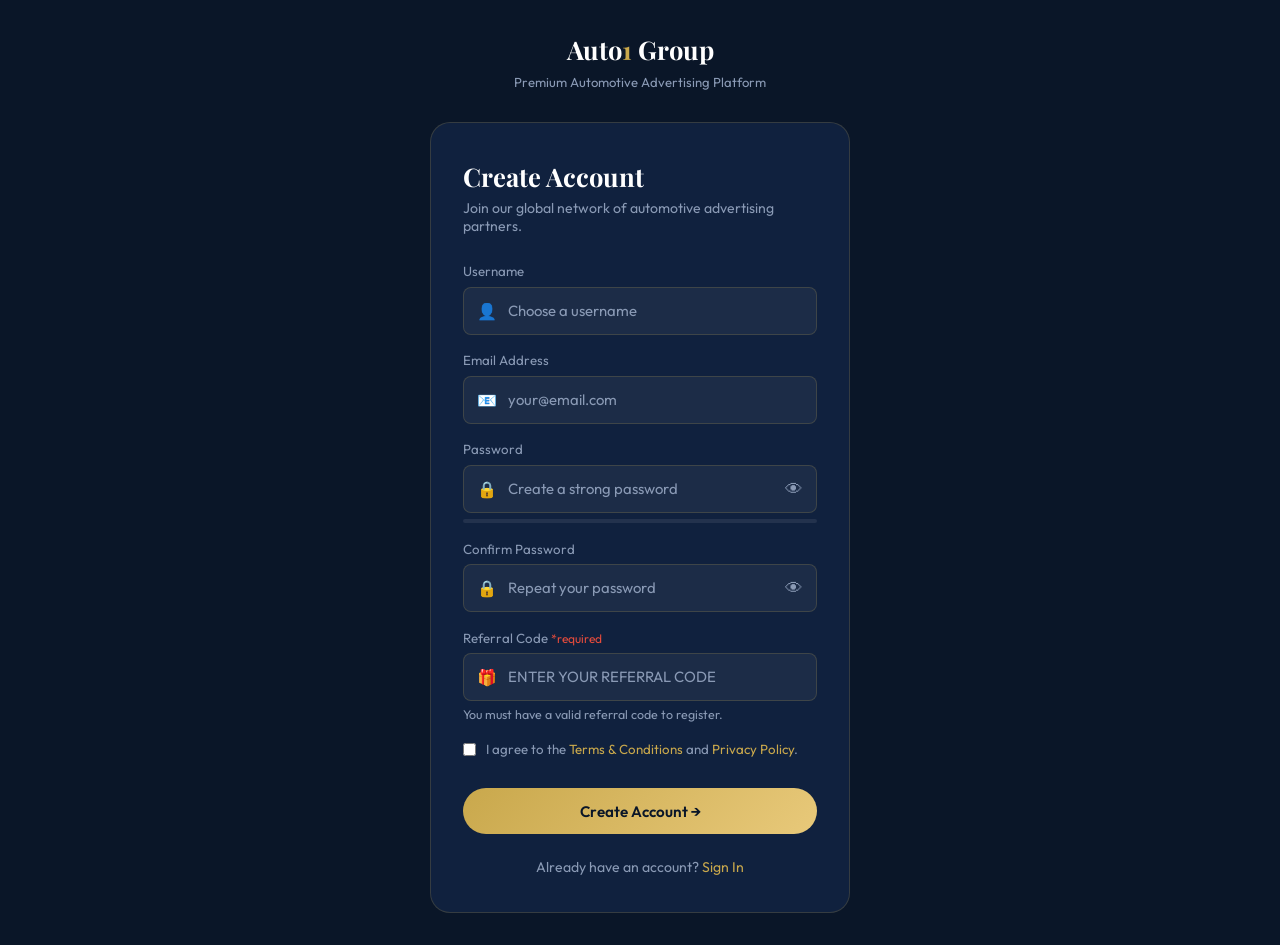
<file: signup.html>
<!DOCTYPE html>
<html lang="en">
<head>
<meta charset="UTF-8">
<link rel="icon" type="image/svg+xml" href="favicon.svg">
<meta name="viewport" content="width=device-width, initial-scale=1.0">
<title>Sign Up — Auto1 Group</title>
<link rel="stylesheet" href="css/style.css">
<style>
.auth-wrap{min-height:100vh;display:flex;flex-direction:column;align-items:center;justify-content:center;padding:2rem 1.25rem;}
.auth-bg{position:fixed;inset:0;background:url('https://images.unsplash.com/photo-1614162692292-7ac56d7f7f1e?w=1400&q=70') center/cover no-repeat;opacity:.07;z-index:-1;}
.auth-logo{font-family:'Playfair Display',serif;font-size:1.6rem;font-weight:700;margin-bottom:.5rem;text-align:center;}
.auth-logo span{color:var(--gold);}
.auth-tagline{font-size:.82rem;color:var(--text-muted);text-align:center;margin-bottom:2rem;}
.auth-card{width:100%;max-width:420px;background:rgba(17,34,64,.98);border:1px solid var(--border);border-radius:20px;padding:2.25rem 2rem;}
.auth-title{font-family:'Playfair Display',serif;font-size:1.6rem;margin-bottom:.4rem;}
.auth-sub{font-size:.88rem;color:var(--text-muted);margin-bottom:1.75rem;}
.pw-wrap{position:relative;}
.pw-wrap .form-input{padding-right:3rem;}
.pw-toggle{position:absolute;right:.9rem;top:50%;transform:translateY(-50%);background:none;border:none;color:var(--text-muted);cursor:pointer;font-size:1.1rem;}
.input-icon{position:relative;}
.input-icon .form-input{padding-left:2.75rem;}
.input-icon .icon{position:absolute;left:.9rem;top:50%;transform:translateY(-50%);font-size:1rem;color:var(--text-muted);}
.auth-footer{text-align:center;font-size:.88rem;color:var(--text-muted);margin-top:1.5rem;}
.auth-footer a{color:var(--gold);}
.ref-note{font-size:.78rem;color:var(--text-muted);margin-top:.4rem;}
.divider-text{display:flex;align-items:center;gap:.75rem;margin:1.25rem 0;color:var(--text-muted);font-size:.82rem;}
.divider-text::before,.divider-text::after{content:'';flex:1;height:1px;background:var(--border);}
.terms-check{display:flex;align-items:flex-start;gap:.65rem;margin-bottom:1.25rem;}
.terms-check input{margin-top:.2rem;accent-color:var(--gold);}
.terms-check label{font-size:.83rem;color:var(--text-muted);line-height:1.5;}
.terms-check a{color:var(--gold);}
.strength-bar{height:4px;background:rgba(255,255,255,.08);border-radius:2px;margin-top:.4rem;overflow:hidden;}
.strength-fill{height:100%;border-radius:2px;transition:width .3s,background .3s;}
.error-msg{font-size:.78rem;color:var(--danger);margin-top:.35rem;display:none;}
.field-error .form-input{border-color:var(--danger);}
.field-error .error-msg{display:block;}
</style>
</head>
<body>
<div class="auth-bg"></div>
<div class="auth-wrap">
  <div class="auth-logo">Auto<span>1</span> Group</div>
  <div class="auth-tagline">Premium Automotive Advertising Platform</div>

  <div class="auth-card">
    <h2 class="auth-title">Create Account</h2>
    <p class="auth-sub">Join our global network of automotive advertising partners.</p>

    <form id="signupForm" novalidate>
      <div class="form-group" id="fg-username">
        <label class="form-label">Username</label>
        <div class="input-icon">
          <span class="icon">👤</span>
          <input class="form-input" type="text" id="username" placeholder="Choose a username" autocomplete="username">
        </div>
        <div class="error-msg" id="err-username">Please enter a username (min 3 characters).</div>
      </div>

      <div class="form-group" id="fg-email">
        <label class="form-label">Email Address</label>
        <div class="input-icon">
          <span class="icon">📧</span>
          <input class="form-input" type="email" id="email" placeholder="your@email.com" autocomplete="email">
        </div>
        <div class="error-msg" id="err-email">Please enter a valid email address.</div>
      </div>

      <div class="form-group" id="fg-password">
        <label class="form-label">Password</label>
        <div class="pw-wrap input-icon">
          <span class="icon">🔒</span>
          <input class="form-input" type="password" id="password" placeholder="Create a strong password" autocomplete="new-password">
          <button type="button" class="pw-toggle" onclick="togglePw('password',this)">👁</button>
        </div>
        <div class="strength-bar"><div class="strength-fill" id="strengthBar" style="width:0%"></div></div>
        <div class="error-msg" id="err-password">Password must be at least 8 characters.</div>
      </div>

      <div class="form-group" id="fg-confirm">
        <label class="form-label">Confirm Password</label>
        <div class="pw-wrap input-icon">
          <span class="icon">🔒</span>
          <input class="form-input" type="password" id="confirm" placeholder="Repeat your password" autocomplete="new-password">
          <button type="button" class="pw-toggle" onclick="togglePw('confirm',this)">👁</button>
        </div>
        <div class="error-msg" id="err-confirm">Passwords do not match.</div>
      </div>

      <div class="form-group" id="fg-referral">
        <label class="form-label">Referral Code <span style="color:var(--danger);font-size:.75rem;">*required</span></label>
        <div class="input-icon">
          <span class="icon">🎁</span>
          <input class="form-input" type="text" id="referral" placeholder="Enter your referral code" style="text-transform:uppercase;" autocomplete="off">
        </div>
        <div class="ref-note">You must have a valid referral code to register.</div>
        <div class="error-msg" id="err-referral">Invalid referral code format.</div>
      </div>

      <div class="terms-check">
        <input type="checkbox" id="terms">
        <label for="terms">I agree to the <a href="#">Terms & Conditions</a> and <a href="#">Privacy Policy</a>.</label>
      </div>

      <button type="submit" class="btn-gold" style="width:100%;margin-top:.5rem;" id="submitBtn">Create Account →</button>
    </form>

    <div class="auth-footer">
      Already have an account? <a href="signin.html">Sign In</a>
    </div>
  </div>
</div>

<script src="js/main.js"></script>
<script>
function togglePw(id, btn) {
  const inp = document.getElementById(id);
  if (inp.type === 'password') { inp.type = 'text'; btn.textContent = '🙈'; }
  else { inp.type = 'password'; btn.textContent = '👁'; }
}

document.getElementById('password').addEventListener('input', function() {
  const v = this.value; let score = 0;
  if (v.length >= 8) score++;
  if (/[A-Z]/.test(v)) score++;
  if (/[0-9]/.test(v)) score++;
  if (/[^A-Za-z0-9]/.test(v)) score++;
  const bar = document.getElementById('strengthBar');
  const colors = ['#e74c3c','#e67e22','#f1c40f','#2ecc71'];
  bar.style.width = (score * 25) + '%';
  bar.style.background = colors[score-1] || '#e74c3c';
});

document.getElementById('referral').addEventListener('input', function(){
  this.value = this.value.toUpperCase();
});

function setError(fg, err, show) {
  document.getElementById('fg-'+fg).classList.toggle('field-error', show);
  document.getElementById('err-'+err).style.display = show ? 'block' : 'none';
}

document.getElementById('signupForm').addEventListener('submit', function(e) {
  e.preventDefault();
  const username = document.getElementById('username').value.trim();
  const email = document.getElementById('email').value.trim();
  const password = document.getElementById('password').value;
  const confirm = document.getElementById('confirm').value;
  const referral = document.getElementById('referral').value.trim();
  const terms = document.getElementById('terms').checked;
  let valid = true;

  setError('username','username', username.length < 3); if(username.length < 3) valid=false;
  setError('email','email', !/^[^\s@]+@[^\s@]+\.[^\s@]+$/.test(email)); if(!/^[^\s@]+@[^\s@]+\.[^\s@]+$/.test(email)) valid=false;
  setError('password','password', password.length < 8); if(password.length < 8) valid=false;
  setError('confirm','confirm', password !== confirm); if(password !== confirm) valid=false;

  // Referral code is mandatory and must match the admin code
  const ADMIN_CODE = 'A1-S2G9T1';
  if(referral !== ADMIN_CODE) { setError('referral','referral',true); document.getElementById('err-referral').textContent='Invalid referral code. Please contact support.'; valid=false; } else setError('referral','referral',false);

  if(!terms){ showToast('Please agree to the Terms & Conditions.'); return; }
  if(!valid) return;

  const btn = document.getElementById('submitBtn');
  btn.textContent = 'Creating Account...'; btn.disabled = true;

  setTimeout(()=>{
    const myCode = genReferral();
    const user = { username, email, password, referral: myCode, referredBy: referral||null, wallet:0, commission:0, earnings:0, matchCount:0, round:1, bonusUsed: true, hasDeposited: false, welcomeBonus: WELCOME_BONUS, joined: new Date().toISOString() };
    Store.set('a1g_user', user);
    Store.set('a1g_transactions', [{ type:'deposit', label:'Welcome Bonus 🎁', amount: WELCOME_BONUS, date: new Date().toLocaleString() }]);
    showToast('Account created! Welcome to Auto1 Group 🎉');
    setTimeout(()=>{ window.location.href='home.html'; }, 1000);
  }, 1200);
});
</script>
</body>
</html>
</file>
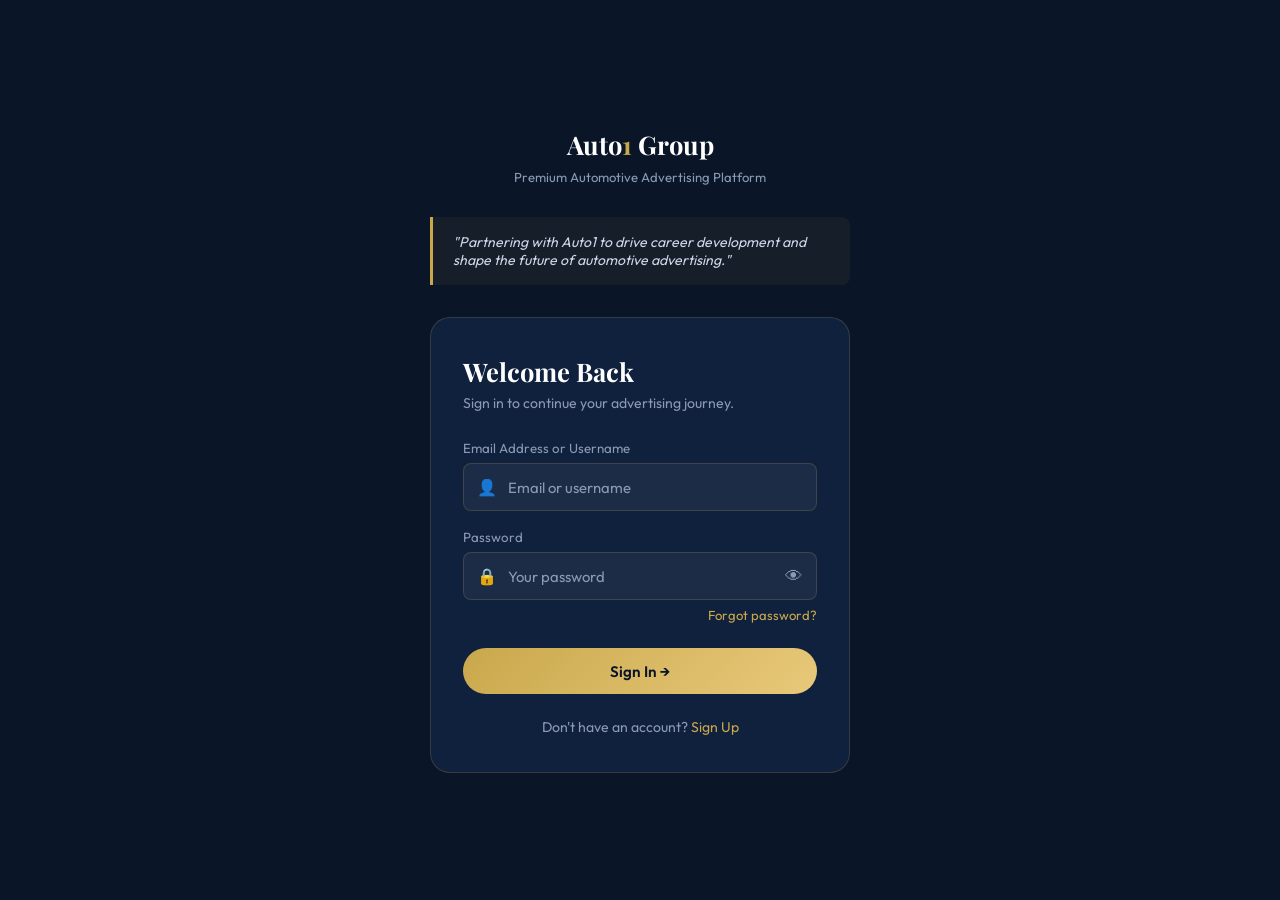
<file: wallet.html>
<!DOCTYPE html>
<html lang="en">
<head>
<meta charset="UTF-8">
<link rel="icon" type="image/svg+xml" href="favicon.svg">
<meta name="viewport" content="width=device-width, initial-scale=1.0">
<title>Wallet — Auto1 Group</title>
<link rel="stylesheet" href="css/style.css">
<style>
.top-bar{position:fixed;top:0;left:0;right:0;z-index:100;display:flex;align-items:center;justify-content:space-between;padding:.9rem 1.25rem;background:var(--navy-light);border-bottom:1px solid var(--border);}
.page-title{font-family:'Playfair Display',serif;font-size:1.2rem;font-weight:700;}
.back-btn{color:var(--gold);cursor:pointer;font-size:.9rem;}

.wallet-hero{background:linear-gradient(135deg,var(--navy-mid),#0d2a52);border:1px solid var(--border);border-radius:var(--radius);padding:2rem 1.5rem;margin-bottom:1.25rem;text-align:center;}
.wallet-hero-label{font-size:.78rem;color:var(--text-muted);text-transform:uppercase;letter-spacing:.08em;margin-bottom:.5rem;}
.wallet-hero-amount{font-family:'Playfair Display',serif;font-size:2.8rem;font-weight:700;color:var(--gold);}
.wallet-hero-sub{font-size:.82rem;color:var(--text-muted);margin-top:.4rem;}

.action-grid{display:grid;grid-template-columns:1fr 1fr;gap:.9rem;margin-bottom:1.25rem;}
.action-card{background:var(--card-bg);border:1px solid var(--border);border-radius:var(--radius);padding:1.5rem 1rem;text-align:center;cursor:pointer;transition:border-color .3s,transform .2s;}
.action-card:hover{border-color:var(--gold);transform:translateY(-2px);}
.action-icon{font-size:1.8rem;margin-bottom:.6rem;}
.action-name{font-weight:600;font-size:.95rem;margin-bottom:.3rem;}
.action-desc{font-size:.75rem;color:var(--text-muted);}

.tx-item{display:flex;align-items:center;justify-content:space-between;padding:.9rem 0;border-bottom:1px solid var(--border);}
.tx-item:last-child{border-bottom:none;}
.tx-left{display:flex;align-items:center;gap:.75rem;}
.tx-icon{width:38px;height:38px;border-radius:50%;display:flex;align-items:center;justify-content:center;font-size:1rem;flex-shrink:0;}
.tx-icon.deposit{background:rgba(46,204,113,.15);}
.tx-icon.withdraw{background:rgba(231,76,60,.15);}
.tx-icon.commission{background:rgba(201,168,76,.15);}
.tx-name{font-size:.9rem;font-weight:500;}
.tx-date{font-size:.75rem;color:var(--text-muted);margin-top:.15rem;}
.tx-amount{font-weight:600;font-size:.95rem;}
.tx-amount.positive{color:var(--success);}
.tx-amount.negative{color:var(--danger);}

.input-row{display:flex;gap:.75rem;}
.input-row .form-input{flex:1;}
</style>
</head>
<body>

<div class="top-bar">
  <span class="back-btn" onclick="history.back()">← Back</span>
  <span class="page-title">My Wallet</span>
  <div style="width:60px;"></div>
</div>

<div style="padding:70px 1.25rem 90px;">

  <div class="wallet-hero">
    <div class="wallet-hero-label">Total Wallet Balance</div>
    <div class="wallet-hero-amount" id="walletAmount">$0.00</div>
    <div class="wallet-hero-sub">Deposited amount + profits earned</div>
  </div>

  <!-- Welcome Bonus Card -->
  <div id="bonusCard" style="background:linear-gradient(135deg,rgba(201,168,76,.12),rgba(201,168,76,.04));border:1px solid rgba(201,168,76,.35);border-radius:var(--radius);padding:1.25rem 1.5rem;margin-bottom:1.25rem;">
    <div style="display:flex;align-items:center;justify-content:space-between;margin-bottom:.75rem;">
      <div style="display:flex;align-items:center;gap:.6rem;">
        <span style="font-size:1.2rem;">🎁</span>
        <strong style="color:var(--gold);font-size:.95rem;">Welcome Bonus</strong>
      </div>
      <span style="font-family:'Playfair Display',serif;font-size:1.4rem;color:var(--gold);" id="bonusAmount">$80.00</span>
    </div>
    <div style="display:flex;justify-content:space-between;font-size:.78rem;color:var(--text-muted);margin-bottom:.4rem;">
      <span>Cars Matched Today</span>
      <span id="bonusMatchText">0 / 40</span>
    </div>
    <div class="progress-bar">
      <div class="progress-fill" id="bonusMatchBar" style="width:0%;"></div>
    </div>
    <p style="font-size:.75rem;color:var(--text-muted);margin-top:.6rem;" id="bonusStatusText">Your welcome bonus is active. Keep matching to earn commissions.</p>
  </div>

  <div style="display:grid;grid-template-columns:1fr 1fr;gap:.9rem;margin-bottom:1.25rem;">
    <div class="stat-card" style="text-align:center;">
      <div class="stat-label">Commission</div>
      <div class="stat-value" id="commAmount">$0.00</div>
    </div>
    <div class="stat-card" style="text-align:center;">
      <div class="stat-label">Total Earnings</div>
      <div class="stat-value" id="earnAmount">$0.00</div>
    </div>
  </div>

  <div class="action-grid">
    <div class="action-card" onclick="openPanel('depositPanel')">
      <div class="action-icon">💳</div>
      <div class="action-name">Deposit</div>
      <div class="action-desc">Add funds to your wallet</div>
    </div>
    <div class="action-card" onclick="openPanel('withdrawPanel')">
      <div class="action-icon">🏦</div>
      <div class="action-name">Withdraw</div>
      <div class="action-desc">Transfer to your account</div>
    </div>
  </div>

  <!-- Transaction History -->
  <div class="section-label">Transaction History</div>
  <div class="card" id="txList">
    <div style="text-align:center;padding:2rem;color:var(--text-muted);font-size:.9rem;">No transactions yet. Make your first deposit to get started.</div>
  </div>

</div>

<nav class="bottom-nav">
  <a href="home.html"><span class="bn-icon">🏠</span>Home</a>
  <a href="wallet.html" class="active"><span class="bn-icon">💰</span>Wallet</a>
  <a href="incentives.html"><span class="bn-icon">🎁</span>Incentives</a>
  <a href="profile.html"><span class="bn-icon">👤</span>Profile</a>
</nav>

<!-- DEPOSIT PANEL -->
<div class="panel-overlay" id="depositPanel">
  <div class="panel">
    <div class="panel-header"><span class="panel-title">Deposit Funds</span><button class="panel-close" onclick="closePanel('depositPanel')">✕</button></div>
    <p style="font-size:.88rem;color:var(--text-muted);margin-bottom:1.5rem;">Contact support to verify your campaign account before depositing. Send your payment receipt after transfer.</p>
    <div class="form-group">
      <label class="form-label">Deposit Amount ($)</label>
      <input class="form-input" type="number" id="depositAmt" placeholder="Enter amount e.g. 100" min="10">
    </div>
    <div class="form-group">
      <label class="form-label">Payment Method</label>
      <select class="form-input" id="depositMethod">
        <option value="">Select method</option>
        <option>M-Pesa</option>
        <option>Bank Transfer</option>
        <option>USDT (TRC20)</option>
        <option>Bitcoin</option>
        <option>PayPal</option>
      </select>
    </div>
    <div class="form-group">
      <label class="form-label">Transaction Reference / Receipt No.</label>
      <input class="form-input" type="text" id="depositRef" placeholder="e.g. QHJ8KL92M">
    </div>
    <div style="background:rgba(201,168,76,.07);border:1px solid rgba(201,168,76,.2);border-radius:var(--radius-sm);padding:1rem;margin-bottom:1.25rem;font-size:.82rem;color:var(--text-muted);line-height:1.6;">
      ⚠️ Please contact support to get the correct account details before sending funds. Deposits not confirmed with support may not be processed.
    </div>
    <button class="btn-gold" style="width:100%;" onclick="submitDeposit()">Submit Deposit Request</button>
  </div>
</div>

<!-- WITHDRAW PANEL -->
<div class="panel-overlay" id="withdrawPanel">
  <div class="panel">
    <div class="panel-header"><span class="panel-title">Withdraw Funds</span><button class="panel-close" onclick="closePanel('withdrawPanel')">✕</button></div>
    <p style="font-size:.88rem;color:var(--text-muted);margin-bottom:1.5rem;">Standard withdrawal processing hours: 9:00 AM – 10:00 PM EAT. Minimum withdrawal: $10.</p>
    <div class="form-group">
      <label class="form-label">Withdraw Amount ($)</label>
      <input class="form-input" type="number" id="withdrawAmt" placeholder="Min $10" min="10">
    </div>
    <div class="form-group">
      <label class="form-label">Withdrawal Method</label>
      <select class="form-input" id="withdrawMethod">
        <option value="">Select method</option>
        <option>M-Pesa</option>
        <option>Bank Transfer</option>
        <option>USDT (TRC20)</option>
        <option>Bitcoin</option>
        <option>PayPal</option>
      </select>
    </div>
    <div class="form-group">
      <label class="form-label">Account / Phone Number</label>
      <input class="form-input" type="text" id="withdrawAccount" placeholder="Your payment account">
    </div>
    <button class="btn-gold" style="width:100%;" onclick="submitWithdraw()">Request Withdrawal</button>
  </div>
</div>

<script src="js/main.js"></script>
<script>
requireAuth();

function loadWallet(){
  const u = getUser();
  document.getElementById('walletAmount').textContent = formatMoney(u.wallet||0);
  document.getElementById('commAmount').textContent = formatMoney(u.commission||0);
  document.getElementById('earnAmount').textContent = formatMoney(u.earnings||0);

  // Welcome bonus display - separate from wallet
  const bonus = u.welcomeBonus || WELCOME_BONUS;
  document.getElementById('bonusAmount').textContent = formatMoney(bonus);

  // Match progress
  const matched = u.matchCount || 0;
  const pct = Math.round((matched / 40) * 100);
  document.getElementById('bonusMatchText').textContent = matched + ' / 40';
  document.getElementById('bonusMatchBar').style.width = pct + '%';

  // Bonus status text
  const statusEl = document.getElementById('bonusStatusText');
  if(u.hasDeposited){
    statusEl.textContent = 'You have made a deposit. Full access to all 40 matches unlocked.';
    statusEl.style.color = 'var(--success)';
  } else if(matched >= 33){
    statusEl.textContent = 'Welcome bonus exhausted. Deposit $50 to continue matching cars 34–40.';
    statusEl.style.color = 'var(--danger)';
  } else {
    const remaining = 33 - matched;
    statusEl.textContent = `Welcome bonus active — ${remaining} bonus match${remaining===1?'':'es'} remaining before deposit required.`;
  }

  const txs = Store.get('a1g_transactions')||[];
  if(txs.length){
    document.getElementById('txList').innerHTML = txs.slice().reverse().map(tx=>`
      <div class="tx-item">
        <div class="tx-left">
          <div class="tx-icon ${tx.type}">
            ${tx.type==='deposit'?'💳':tx.type==='withdraw'?'🏦':'🚗'}
          </div>
          <div>
            <div class="tx-name">${tx.label}</div>
            <div class="tx-date">${tx.date}</div>
          </div>
        </div>
        <div class="tx-amount ${tx.amount>0?'positive':'negative'}">${tx.amount>0?'+':''}${formatMoney(tx.amount)}</div>
      </div>
    `).join('');
  }
}

function submitDeposit(){
  const amt = parseFloat(document.getElementById('depositAmt').value);
  const method = document.getElementById('depositMethod').value;
  const ref = document.getElementById('depositRef').value.trim();
  if(!amt||amt<10){ showToast('Minimum deposit is $10.'); return; }
  if(!method){ showToast('Please select a payment method.'); return; }
  if(!ref){ showToast('Please enter your transaction reference.'); return; }

  const u = getUser();
  u.wallet = (u.wallet||0) + amt;
  u.hasDeposited = true;
  Store.set('a1g_user',u);

  const txs = Store.get('a1g_transactions')||[];
  txs.push({ type:'deposit', label:'Deposit via '+method, amount:amt, date: new Date().toLocaleString(), ref });
  Store.set('a1g_transactions',txs);

  closePanel('depositPanel');
  showToast('Deposit of '+formatMoney(amt)+' submitted! ✅');
  loadWallet();
}

function submitWithdraw(){
  const amt = parseFloat(document.getElementById('withdrawAmt').value);
  const method = document.getElementById('withdrawMethod').value;
  const acc = document.getElementById('withdrawAccount').value.trim();
  if(!amt||amt<10){ showToast('Minimum withdrawal is $10.'); return; }
  if(!method){ showToast('Please select a withdrawal method.'); return; }
  if(!acc){ showToast('Please enter your account details.'); return; }

  const u = getUser();
  if((u.wallet||0) < amt){ showToast('Insufficient wallet balance.'); return; }
  u.wallet = (u.wallet||0) - amt;
  u.pending = (u.pending||0) + amt;
  Store.set('a1g_user',u);

  const txs = Store.get('a1g_transactions')||[];
  txs.push({ type:'withdraw', label:'Withdrawal via '+method, amount:-amt, date: new Date().toLocaleString() });
  Store.set('a1g_transactions',txs);

  closePanel('withdrawPanel');
  showToast('Withdrawal request submitted! Processing in 24–48hrs.');
  loadWallet();
}

loadWallet();
</script>
</body>
</html>
</file>
<file: css/style.css>
@import url('https://fonts.googleapis.com/css2?family=Playfair+Display:wght@400;600;700;900&family=Outfit:wght@300;400;500;600&display=swap');

:root {
  --navy: #0a1628;
  --navy-light: #112240;
  --navy-mid: #1a3a6b;
  --gold: #c9a84c;
  --gold-light: #e8c97a;
  --gold-pale: #f5e6c0;
  --white: #ffffff;
  --text-muted: #8a9ab5;
  --text-light: #cdd6e8;
  --border: rgba(201,168,76,0.2);
  --card-bg: rgba(17,34,64,0.95);
  --success: #2ecc71;
  --danger: #e74c3c;
  --radius: 14px;
  --radius-sm: 8px;
  --shadow: 0 8px 32px rgba(0,0,0,0.3);
}

*{box-sizing:border-box;margin:0;padding:0;}
body{font-family:'Outfit',sans-serif;background:var(--navy);color:var(--white);min-height:100vh;overflow-x:hidden;}
h1,h2,h3{font-family:'Playfair Display',serif;}
a{text-decoration:none;color:inherit;}
::-webkit-scrollbar{width:6px;}
::-webkit-scrollbar-track{background:var(--navy);}
::-webkit-scrollbar-thumb{background:var(--gold);border-radius:3px;}

.btn-gold{background:linear-gradient(135deg,var(--gold),var(--gold-light));color:var(--navy);border:none;padding:.85rem 2rem;border-radius:50px;font-family:'Outfit',sans-serif;font-weight:600;font-size:.95rem;cursor:pointer;transition:all .3s;display:inline-block;text-align:center;}
.btn-gold:hover{transform:translateY(-2px);box-shadow:0 8px 24px rgba(201,168,76,.4);}
.btn-outline{background:transparent;color:var(--gold);border:1.5px solid var(--gold);padding:.85rem 2rem;border-radius:50px;font-family:'Outfit',sans-serif;font-weight:500;font-size:.95rem;cursor:pointer;transition:all .3s;display:inline-block;text-align:center;}
.btn-outline:hover{background:var(--gold);color:var(--navy);}

.navbar{position:fixed;top:0;left:0;right:0;z-index:1000;display:flex;align-items:center;justify-content:space-between;padding:1rem 2rem;background:rgba(10,22,40,.97);border-bottom:1px solid var(--border);backdrop-filter:blur(12px);}
.nav-logo{font-family:'Playfair Display',serif;font-size:1.4rem;font-weight:700;}
.nav-logo span{color:var(--gold);}
.nav-links{display:flex;gap:1.5rem;font-size:.88rem;color:var(--text-muted);}
.nav-links a:hover{color:var(--gold);}
.nav-actions{display:flex;gap:.75rem;align-items:center;}

.bottom-nav{position:fixed;bottom:0;left:0;right:0;z-index:100;display:flex;justify-content:space-around;align-items:center;background:var(--navy-light);border-top:1px solid var(--border);padding:.75rem 0;}
.bottom-nav a{display:flex;flex-direction:column;align-items:center;gap:4px;font-size:.68rem;color:var(--text-muted);transition:color .2s;}
.bottom-nav a.active,.bottom-nav a:hover{color:var(--gold);}
.bn-icon{font-size:1.3rem;}

.card{background:var(--card-bg);border:1px solid var(--border);border-radius:var(--radius);padding:1.5rem;}
.stat-card{background:linear-gradient(135deg,var(--navy-light),var(--navy-mid));border:1px solid var(--border);border-radius:var(--radius);padding:1.25rem 1.5rem;}
.stat-label{font-size:.75rem;color:var(--text-muted);text-transform:uppercase;letter-spacing:.08em;margin-bottom:.4rem;}
.stat-value{font-family:'Playfair Display',serif;font-size:1.8rem;font-weight:700;color:var(--gold);}
.stat-sub{font-size:.75rem;color:var(--text-muted);margin-top:.3rem;}

.form-group{margin-bottom:1.1rem;}
.form-label{display:block;font-size:.83rem;color:var(--text-muted);margin-bottom:.45rem;}
.form-input{width:100%;background:rgba(255,255,255,.05);border:1px solid var(--border);border-radius:var(--radius-sm);padding:.85rem 1rem;color:var(--white);font-family:'Outfit',sans-serif;font-size:.93rem;transition:border-color .2s;outline:none;}
.form-input:focus{border-color:var(--gold);background:rgba(201,168,76,.05);}
.form-input::placeholder{color:var(--text-muted);}

.panel-overlay{position:fixed;inset:0;z-index:200;background:rgba(0,0,0,.65);backdrop-filter:blur(4px);display:none;align-items:flex-end;}
.panel-overlay.open{display:flex;}
.panel{background:var(--navy-light);border-top:1px solid var(--border);border-radius:20px 20px 0 0;padding:1.75rem 1.5rem;width:100%;max-height:85vh;overflow-y:auto;animation:slideUp .3s ease;}
@keyframes slideUp{from{transform:translateY(100%);}to{transform:translateY(0);}}
.panel-header{display:flex;justify-content:space-between;align-items:center;margin-bottom:1.5rem;}
.panel-title{font-family:'Playfair Display',serif;font-size:1.25rem;}
.panel-close{background:none;border:none;color:var(--text-muted);cursor:pointer;font-size:1.4rem;line-height:1;}

.menu-item{display:flex;align-items:center;justify-content:space-between;padding:.9rem 0;border-bottom:1px solid var(--border);cursor:pointer;transition:color .2s;}
.menu-item:hover{color:var(--gold);}
.menu-item:last-child{border-bottom:none;}
.menu-item-left{display:flex;align-items:center;gap:.85rem;}
.menu-icon{width:36px;height:36px;border-radius:8px;background:rgba(201,168,76,.1);display:flex;align-items:center;justify-content:center;font-size:1rem;flex-shrink:0;}

.toast{position:fixed;bottom:5rem;left:50%;transform:translateX(-50%);background:var(--navy-mid);border:1px solid var(--gold);color:var(--white);padding:.75rem 1.5rem;border-radius:50px;font-size:.85rem;z-index:9999;opacity:0;transition:opacity .3s;white-space:nowrap;}
.toast.show{opacity:1;}

.progress-bar{height:6px;background:rgba(255,255,255,.1);border-radius:3px;overflow:hidden;}
.progress-fill{height:100%;background:linear-gradient(90deg,var(--gold),var(--gold-light));border-radius:3px;transition:width .5s;}

.avatar{width:44px;height:44px;border-radius:50%;background:linear-gradient(135deg,var(--gold),var(--gold-light));display:flex;align-items:center;justify-content:center;font-weight:700;font-size:1rem;color:var(--navy);flex-shrink:0;}

.badge{display:inline-block;padding:.25rem .75rem;border-radius:50px;font-size:.73rem;font-weight:600;}
.badge-gold{background:rgba(201,168,76,.15);color:var(--gold);border:1px solid rgba(201,168,76,.3);}
.badge-success{background:rgba(46,204,113,.15);color:var(--success);}
.badge-danger{background:rgba(231,76,60,.15);color:var(--danger);}

.divider{height:1px;background:var(--border);margin:1.25rem 0;}
.section-label{font-size:.73rem;text-transform:uppercase;letter-spacing:.1em;color:var(--gold);margin-bottom:.9rem;font-weight:600;}
.gold-line{width:48px;height:3px;background:linear-gradient(90deg,var(--gold),var(--gold-light));border-radius:2px;margin:.6rem 0 1.25rem;}
.page-wrap{padding-top:80px;padding-bottom:80px;min-height:100vh;}
.container{max-width:480px;margin:0 auto;padding:0 1.25rem;}
@media(min-width:768px){.container{max-width:600px;}}
</file>
